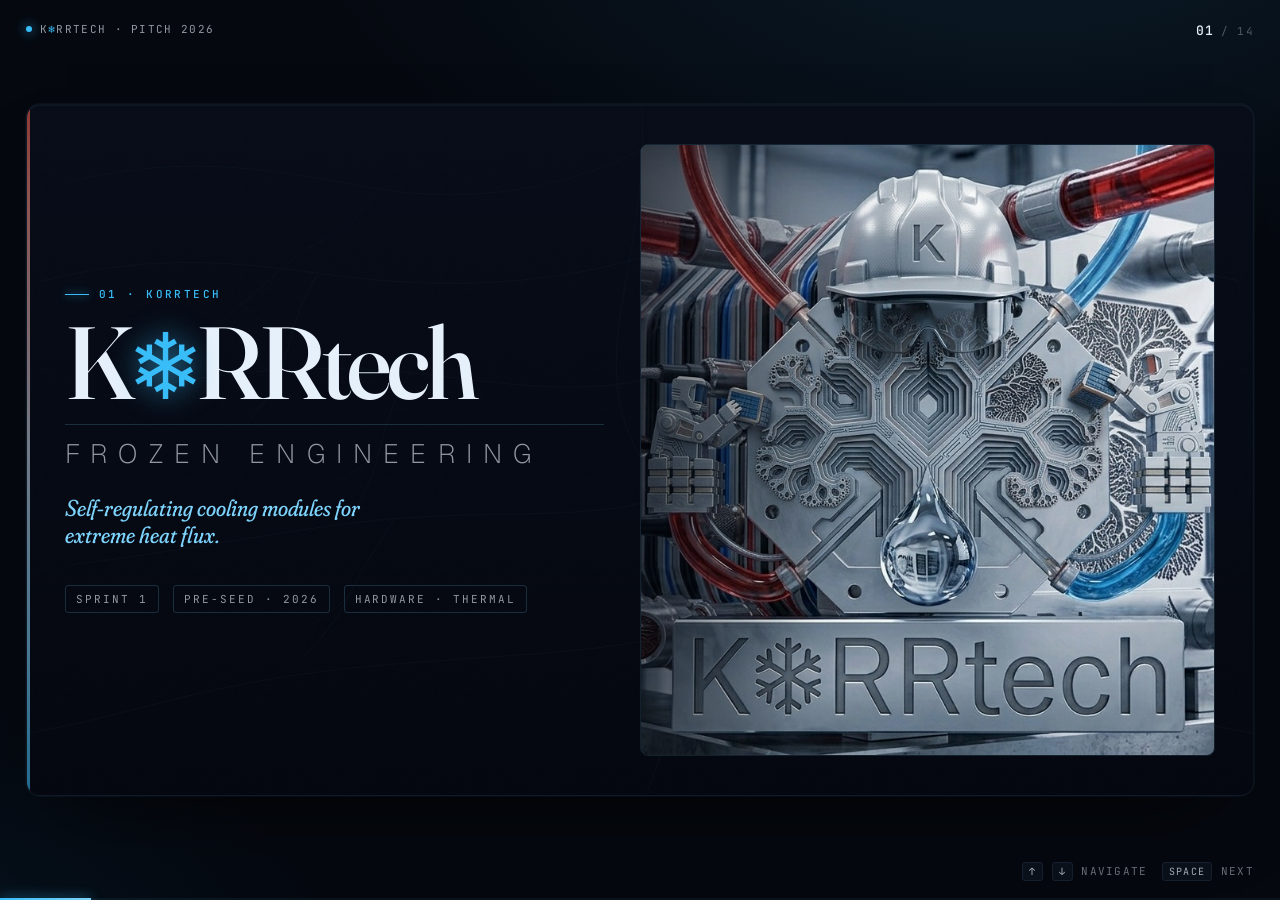
<file: index.html>
<!doctype html>
<html lang="en">
<head>
<meta charset="utf-8" />
<meta name="viewport" content="width=device-width,initial-scale=1" />
<title>KORRtech — Self-regulating cooling for extreme heat flux</title>
<meta name="description" content="KORRtech designs bio-inspired, self-regulating cooling modules for lasers, defense electronics, power electronics, and AI infrastructure." />
<link rel="stylesheet" href="./styles.css" />
</head>
<body>

<!-- Shared SVG defs: biomimetic vein pattern + tiny icons -->
<svg width="0" height="0" style="position:absolute" aria-hidden="true">
  <defs>
    <symbol id="vein" viewBox="0 0 1600 900" preserveAspectRatio="xMidYMid slice">
      <g fill="none" stroke="#7DD3FC" stroke-width="0.6" stroke-linecap="round" stroke-linejoin="round">
        <path d="M800 -20 C 820 200, 720 320, 800 460 S 880 720, 800 920" />
        <path d="M800 60 C 700 110, 580 130, 460 110 S 220 60, 60 100" />
        <path d="M800 60 C 900 110, 1020 130, 1140 110 S 1380 60, 1540 100" />
        <path d="M800 200 C 660 240, 520 240, 380 220 S 140 200, 20 230" />
        <path d="M800 200 C 940 240, 1080 240, 1220 220 S 1460 200, 1580 230" />
        <path d="M800 360 C 700 380, 600 360, 500 350 S 280 340, 100 380" />
        <path d="M800 360 C 900 380, 1000 360, 1100 350 S 1320 340, 1500 380" />
        <path d="M800 520 C 720 540, 600 530, 480 540 S 220 580, 60 600" />
        <path d="M800 520 C 880 540, 1000 530, 1120 540 S 1380 580, 1540 600" />
        <path d="M800 700 C 700 720, 540 720, 380 740 S 120 800, 0 820" />
        <path d="M800 700 C 900 720, 1060 720, 1220 740 S 1480 800, 1600 820" />

        <!-- Branchlets -->
        <path d="M460 110 C 440 140, 420 160, 380 180 S 320 230, 280 260" />
        <path d="M1140 110 C 1160 140, 1180 160, 1220 180 S 1280 230, 1320 260" />
        <path d="M380 220 C 360 250, 350 280, 340 320 S 320 380, 290 410" />
        <path d="M1220 220 C 1240 250, 1250 280, 1260 320 S 1280 380, 1310 410" />
        <path d="M500 350 C 480 380, 470 410, 460 450 S 440 510, 420 540" />
        <path d="M1100 350 C 1120 380, 1130 410, 1140 450 S 1160 510, 1180 540" />
        <path d="M480 540 C 460 570, 440 600, 420 640 S 380 700, 360 720" />
        <path d="M1120 540 C 1140 570, 1160 600, 1180 640 S 1220 700, 1240 720" />

        <!-- Capillaries -->
        <path d="M280 260 C 260 280, 240 290, 220 305" stroke-width="0.4" />
        <path d="M280 260 C 300 280, 320 290, 340 305" stroke-width="0.4" />
        <path d="M1320 260 C 1300 280, 1280 290, 1260 305" stroke-width="0.4" />
        <path d="M1320 260 C 1340 280, 1360 290, 1380 305" stroke-width="0.4" />
        <path d="M340 320 C 320 340, 305 350, 290 360" stroke-width="0.4" />
        <path d="M1260 320 C 1280 340, 1295 350, 1310 360" stroke-width="0.4" />
        <path d="M460 450 C 440 470, 425 480, 410 490" stroke-width="0.4" />
        <path d="M1140 450 C 1160 470, 1175 480, 1190 490" stroke-width="0.4" />
        <path d="M420 640 C 400 660, 385 670, 370 680" stroke-width="0.4" />
        <path d="M1180 640 C 1200 660, 1215 670, 1230 680" stroke-width="0.4" />
      </g>
    </symbol>

    <!-- Tiny nature icons -->
    <symbol id="ic-leaf" viewBox="0 0 24 24" fill="none" stroke="currentColor" stroke-width="1.2"><path d="M3 21c0-9 7-16 18-18-1 11-8 18-18 18Z"/><path d="M3 21 14 10"/></symbol>
    <symbol id="ic-blood" viewBox="0 0 24 24" fill="none" stroke="currentColor" stroke-width="1.2"><path d="M12 3c4 6 6 9 6 12a6 6 0 1 1-12 0c0-3 2-6 6-12Z"/></symbol>
    <symbol id="ic-lung" viewBox="0 0 24 24" fill="none" stroke="currentColor" stroke-width="1.2"><path d="M12 4v9"/><path d="M12 13c-2 0-5 1-6 4-1 3 0 4 2 4s4-2 4-4"/><path d="M12 13c2 0 5 1 6 4 1 3 0 4-2 4s-4-2-4-4"/></symbol>
    <symbol id="ic-nerve" viewBox="0 0 24 24" fill="none" stroke="currentColor" stroke-width="1.2"><circle cx="12" cy="12" r="2.5"/><path d="M12 4v3"/><path d="M12 17v3"/><path d="M4 12h3"/><path d="M17 12h3"/><path d="M6.5 6.5 9 9"/><path d="M15 15l2.5 2.5"/><path d="M6.5 17.5 9 15"/><path d="M15 9l2.5-2.5"/></symbol>
    <symbol id="ic-drop" viewBox="0 0 24 24" fill="none" stroke="currentColor" stroke-width="1.2"><path d="M12 3c4 5 6 9 6 12a6 6 0 1 1-12 0c0-3 2-7 6-12Z"/><path d="M9 14a3 3 0 0 0 3 3"/></symbol>

    <!-- Arrow used in shift rows -->
    <symbol id="ic-flow" viewBox="0 0 64 16">
      <path d="M0 8 H 56" fill="none" stroke="#38BDF8" stroke-width="1" stroke-dasharray="2 4"/>
      <path d="M50 3 L 60 8 L 50 13" fill="none" stroke="#38BDF8" stroke-width="1.2"/>
      <circle cx="4" cy="8" r="2" fill="#38BDF8"/>
    </symbol>
  </defs>
</svg>

<!-- Persistent UI -->
<div class="chrome" aria-hidden="true">
  <div class="chrome__brand">
    <span class="dot"></span>
    <span>K<span style="color:#38BDF8">❄</span>RRTECH · PITCH 2026</span>
  </div>
  <div class="chrome__counter">
    <span class="now" data-counter-now>01</span>
    <span class="of">/ 14</span>
  </div>
  <div class="chrome__hint">
    <span><kbd>↑</kbd> <kbd>↓</kbd> Navigate</span>
    <span><kbd>Space</kbd> Next</span>
  </div>
  <div class="chrome__progress"><div class="fill" data-progress></div></div>
</div>

<main class="deck" id="deck">

<!-- ========== 01 · COVER ========== -->
<section id="s01" class="slide s-cover" aria-label="Cover">
  <div class="slide__inner">
    <svg class="vein-bg" aria-hidden="true"><use href="#vein"/></svg>
    <div class="slide__content">
      <div class="s-cover__left">
        <div class="eyebrow">01 · KORRtech</div>
        <h1 class="s-cover__brand">
          K<span class="snow">❄</span>RRtech
          <span class="suffix">Frozen Engineering</span>
        </h1>
        <p class="s-cover__tag">Self-regulating cooling modules for extreme heat flux.</p>
        <div class="s-cover__meta">
          <span>Sprint 1</span>
          <span>Pre-seed · 2026</span>
          <span>Hardware · Thermal</span>
        </div>
      </div>
      <div class="s-cover__right" aria-hidden="true">
        <img src="./assets/korrtech-hero.jpeg" alt="KORRtech cooling module: biomimetic snowflake center, blue and red coolant pipes, industrial backdrop." />
      </div>
    </div>
  </div>
</section>

<!-- ========== 02 · PROBLEM ========== -->
<section id="s02" class="slide s-problem" aria-label="The Problem">
  <div class="slide__inner">
    <svg class="vein-bg" aria-hidden="true"><use href="#vein"/></svg>
    <div class="slide__content">
      <div class="s-problem__left">
        <div class="eyebrow">02 · The Problem</div>
        <h2 class="h-display">Heat is hitting a <em>local wall.</em></h2>
        <p class="lead">Conventional cold plates are still mostly passive plumbing. The bottleneck is no longer total wattage — it is local hotspots, transient loads, dry-out, fouling, and flow imbalance. Failures cascade into throttling, shorter lifetime, oversized systems, and expensive downtime.</p>
        <div class="pull">Future systems need cooling that behaves more like a&nbsp;living transport network.</div>
      </div>
      <div class="s-problem__stats">
        <div class="panel">
          <div class="panel__label">Hotspot flux</div>
          <div class="stat__value">600<span class="stat__unit">W/cm²</span></div>
          <div class="stat__label">where today's plates plateau</div>
        </div>
        <div class="panel --ember">
          <div class="panel__label">Failure modes</div>
          <div class="stat__value">5+</div>
          <div class="stat__label">dry-out · clogging · fouling · pump drift · imbalance</div>
        </div>
        <div class="panel">
          <div class="panel__label">Throttling</div>
          <div class="stat__value">−30<span class="stat__unit">%</span></div>
          <div class="stat__label">peak performance lost when limits are crossed</div>
        </div>
        <div class="panel">
          <div class="panel__label">System cost</div>
          <div class="stat__value">2–4×</div>
          <div class="stat__label">over-provisioned thermal mass to mask hotspots</div>
        </div>
      </div>
    </div>
  </div>
</section>

<!-- ========== 03 · WHY NOW ========== -->
<section id="s03" class="slide s-why" aria-label="Why Now">
  <div class="slide__inner">
    <svg class="vein-bg" aria-hidden="true"><use href="#vein"/></svg>
    <div class="slide__content">
      <header>
        <div class="eyebrow">03 · Why Now</div>
        <h2 class="h-section">The market is moving from cooling <em>hardware</em> to thermal-performance <em>infrastructure</em>.</h2>
        <p class="lead">AI accelerators, lasers, power electronics, and defense systems are pushing past the cold-plate era. Liquid cooling is already adopted — the next layer is intelligence and architecture.</p>
      </header>
      <div class="shifts">
        <div class="shift">
          <div class="shift__from">Cooling as a passive component</div>
          <div class="shift__arrow"><svg><use href="#ic-flow"/></svg></div>
          <div class="shift__to"><em>Thermal-performance infrastructure</em></div>
        </div>
        <div class="shift">
          <div class="shift__from">Static cold plates &amp; bulk plumbing</div>
          <div class="shift__arrow"><svg><use href="#ic-flow"/></svg></div>
          <div class="shift__to"><em>Adaptive, biomimetic flow networks</em></div>
        </div>
        <div class="shift">
          <div class="shift__from">Reactive sensors &amp; alarms</div>
          <div class="shift__arrow"><svg><use href="#ic-flow"/></svg></div>
          <div class="shift__to"><em>Predictive diagnostics inside the loop</em></div>
        </div>
        <div class="shift">
          <div class="shift__from">Customers tolerating margin loss</div>
          <div class="shift__arrow"><svg><use href="#ic-flow"/></svg></div>
          <div class="shift__to"><em>Customers paying for unlocked performance</em></div>
        </div>
      </div>
    </div>
  </div>
</section>

<!-- ========== 04 · INSIGHT ========== -->
<section id="s04" class="slide s-insight" aria-label="The Insight">
  <div class="slide__inner">
    <svg class="vein-bg --strong" aria-hidden="true"><use href="#vein"/></svg>
    <div class="slide__content">
      <div>
        <div class="eyebrow">04 · The Insight</div>
        <h2 class="h-display">Nature solved compact thermal-fluid transport <em>before engineering did.</em></h2>
        <p class="lead">Biology has been balancing flow, exchange, and feedback in tight envelopes for hundreds of millions of years. We translate that logic into manufacturable geometry.</p>
        <div class="pull">We copy biological transport <strong>logic</strong>, not decorative shapes.</div>
      </div>
      <div class="nature" role="table" aria-label="Biological inspiration mapped to cooling functions">
        <div class="nature__row" role="row">
          <svg aria-hidden="true"><use href="#ic-leaf"/></svg>
          <div class="nature__src">Leaf veins</div>
          <div class="nature__fn">Flat flow distribution</div>
        </div>
        <div class="nature__row" role="row">
          <svg aria-hidden="true"><use href="#ic-blood"/></svg>
          <div class="nature__src">Blood vessels</div>
          <div class="nature__fn">Low-pressure branching</div>
        </div>
        <div class="nature__row" role="row">
          <svg aria-hidden="true"><use href="#ic-lung"/></svg>
          <div class="nature__src">Lungs</div>
          <div class="nature__fn">Compact exchange surface</div>
        </div>
        <div class="nature__row" role="row">
          <svg aria-hidden="true"><use href="#ic-nerve"/></svg>
          <div class="nature__src">Nervous system</div>
          <div class="nature__fn">Sensing &amp; feedback</div>
        </div>
        <div class="nature__row" role="row">
          <svg aria-hidden="true"><use href="#ic-drop"/></svg>
          <div class="nature__src">Sweat &amp; evaporation</div>
          <div class="nature__fn">Phase-change cooling</div>
        </div>
      </div>
    </div>
  </div>
</section>

<!-- ========== 05 · SOLUTION ========== -->
<section id="s05" class="slide s-solution" aria-label="The Solution">
  <div class="slide__inner">
    <div class="slide__content">
      <header>
        <div class="eyebrow">05 · The Solution</div>
        <h2 class="h-section">A biomimetic flow architecture, packaged as a self-regulating module.</h2>
      </header>
      <div class="hex-cluster">
        <div class="panel">
          <div class="panel__label">01 · Geometry</div>
          <div class="panel__title">Biomimetic flow paths</div>
          <div class="panel__body">Branching channels that distribute coolant the way leaves distribute water — minimizing dead zones and pressure spikes.</div>
        </div>
        <div class="panel">
          <div class="panel__label">02 · Working fluid</div>
          <div class="panel__title">Dielectric two-phase loop</div>
          <div class="panel__body">Latent-heat cooling for high local flux without electrical risk near silicon and optics.</div>
        </div>
        <div class="panel">
          <div class="panel__label">03 · Heat rejection</div>
          <div class="panel__title">Compact condenser</div>
          <div class="panel__body">High-density rejection in the same envelope, enabling drop-in replacement of legacy cold plates.</div>
        </div>
        <div class="panel">
          <div class="panel__label">04 · Stability</div>
          <div class="panel__title">Passive-first regulation</div>
          <div class="panel__body">Geometry-driven flow balancing under transient loads — no controller in the critical path.</div>
        </div>
        <div class="panel">
          <div class="panel__label">05 · Intelligence</div>
          <div class="panel__title">Embedded sensing</div>
          <div class="panel__body">Pressure, flow, and temperature signatures fused into early-warning diagnostics for dry-out and fouling.</div>
        </div>
        <div class="panel">
          <div class="panel__label">06 · Manufacturing</div>
          <div class="panel__title">Selective 3D printing</div>
          <div class="panel__body">Internal geometries that conventional machining cannot reach, with controlled surface chemistry and leak-tight assembly.</div>
        </div>
      </div>
      <div class="outcome">
        <span>2× hotspot capacity</span>
        <span>10–20 °C cooler operation</span>
        <span>25–40% lower thermal resistance</span>
        <span>no increase in pumping load</span>
      </div>
    </div>
  </div>
</section>

<!-- ========== 06 · WEDGE ========== -->
<section id="s06" class="slide s-wedge" aria-label="Product Wedge">
  <div class="slide__inner">
    <svg class="vein-bg" aria-hidden="true"><use href="#vein"/></svg>
    <div class="slide__content">
      <div class="s-wedge__img">
        <img src="./assets/korrtex.jpeg" alt="KORRtex copper cold plate with biomimetic branching channel pattern." />
        <div class="s-wedge__caption">K<span style="color:#38BDF8">❄</span>RRtex · prototype envelope</div>
      </div>
      <div>
        <div class="eyebrow">06 · Product Wedge</div>
        <h2 class="h-display">We start where <em>performance</em> matters more than cost.</h2>
        <p class="lead">High-intensity laser systems, defense electronics, and advanced power electronics — environments where the cooling module unlocks system performance, and a thermal failure is more expensive than the module itself.</p>
        <ul class="bullets">
          <li>Heat flux already past commercial cold-plate limits.</li>
          <li>Compactness is a hard constraint, not a wish.</li>
          <li>Thermal failures are mission-critical, not nuisance-grade.</li>
          <li>Customers already pay for custom thermal solutions.</li>
          <li>Lower production volumes match early manufacturing.</li>
          <li>Team credibility from high-intensity laser thermal systems.</li>
        </ul>
      </div>
    </div>
  </div>
</section>

<!-- ========== 07 · PERFORMANCE ========== -->
<section id="s07" class="slide s-perf" aria-label="Performance Targets">
  <div class="slide__inner">
    <svg class="vein-bg" aria-hidden="true"><use href="#vein"/></svg>
    <div class="slide__content">
      <header>
        <div class="eyebrow">07 · Quantified Performance Target</div>
        <h2 class="h-section">From MVP demonstrator to validated module.</h2>
        <p class="lead">Targets are versus a comparable commercial cold plate at the same envelope. Bars below show the MVP fill; the ember tick marks the strong target.</p>
      </header>
      <div class="perf-grid">
        <div class="perf__head">
          <span>Metric</span>
          <span>MVP target ▸ Strong</span>
          <span class="right">MVP</span>
          <span class="right">Strong</span>
        </div>
        <div class="perf">
          <div class="perf__metric">Hotspot reduction</div>
          <div class="perf__bar">
            <div class="perf__fill" style="--mvp:.5"></div>
            <div class="perf__strong" style="--strong:1"></div>
          </div>
          <div class="perf__value">&gt; 10 °C</div>
          <div class="perf__value --strong">&gt; 20 °C</div>
        </div>
        <div class="perf">
          <div class="perf__metric">Heat-flux handling</div>
          <div class="perf__bar">
            <div class="perf__fill" style="--mvp:.6"></div>
            <div class="perf__strong" style="--strong:.8"></div>
          </div>
          <div class="perf__value">1.5×</div>
          <div class="perf__value --strong">2×</div>
        </div>
        <div class="perf">
          <div class="perf__metric">Thermal resistance</div>
          <div class="perf__bar">
            <div class="perf__fill" style="--mvp:.55"></div>
            <div class="perf__strong" style="--strong:.85"></div>
          </div>
          <div class="perf__value">−25–30%</div>
          <div class="perf__value --strong">−40%+</div>
        </div>
        <div class="perf">
          <div class="perf__metric">Pressure drop</div>
          <div class="perf__bar">
            <div class="perf__fill" style="--mvp:.4"></div>
            <div class="perf__strong" style="--strong:.7"></div>
          </div>
          <div class="perf__value">≈ baseline</div>
          <div class="perf__value --strong">−30–50%</div>
        </div>
        <div class="perf">
          <div class="perf__metric">Module volume</div>
          <div class="perf__bar">
            <div class="perf__fill" style="--mvp:.3"></div>
            <div class="perf__strong" style="--strong:.65"></div>
          </div>
          <div class="perf__value">−20%</div>
          <div class="perf__value --strong">−50%</div>
        </div>
      </div>
    </div>
  </div>
</section>

<!-- ========== 08 · DEFENSIBILITY ========== -->
<section id="s08" class="slide s-moat" aria-label="Defensibility">
  <div class="slide__inner">
    <svg class="vein-bg" aria-hidden="true"><use href="#vein"/></svg>
    <div class="slide__content">
      <header>
        <div class="eyebrow">08 · Defensibility</div>
        <h2 class="h-section">The moat is layered. No single layer is the moat.</h2>
      </header>
      <div class="moat-grid">
        <div class="panel">
          <div class="panel__label">Geometry IP</div>
          <div class="panel__title">Biomimetic flow paths, condenser structures, hotspot-routing architectures.</div>
          <div class="panel__body">Patentable structures rooted in fluid-mechanics, not aesthetics — defensible against shape-knockoffs.</div>
        </div>
        <div class="panel">
          <div class="panel__label">Manufacturing know-how</div>
          <div class="panel__title">3D printing, post-processing, internal surface control, leak-tight assembly.</div>
          <div class="panel__body">Process tribal knowledge that is slow and expensive to replicate, even with the same printer.</div>
        </div>
        <div class="panel">
          <div class="panel__label">Thermal-fluid data</div>
          <div class="panel__title">Geometry → flow regime → ΔP → performance → failure signatures.</div>
          <div class="panel__body">Proprietary dataset that compounds with every customer pilot.</div>
        </div>
        <div class="panel">
          <div class="panel__label">Control algorithms</div>
          <div class="panel__title">Early detection of dry-out, clogging, fouling, pump degradation, flow imbalance.</div>
          <div class="panel__body">Predictive layer that turns sensors into operational reliability.</div>
        </div>
        <div class="panel">
          <div class="panel__label">Qualification data</div>
          <div class="panel__title">Thermal cycling, pressure cycling, coolant compatibility, long-duration reliability.</div>
          <div class="panel__body">The currency of defense and aerospace adoption — measured in months, not days.</div>
        </div>
      </div>
      <div class="moat-formula">moat = <b>geometry</b> + <b>manufacturing</b> + <b>thermal-fluid data</b> + <b>diagnostics</b> + <b>reliability</b></div>
    </div>
  </div>
</section>

<!-- ========== 09 · ROADMAP ========== -->
<section id="s09" class="slide s-road" aria-label="MVP Roadmap">
  <div class="slide__inner">
    <svg class="vein-bg" aria-hidden="true"><use href="#vein"/></svg>
    <div class="slide__content">
      <header>
        <div class="eyebrow">09 · MVP Roadmap</div>
        <h2 class="h-section">From benchtop demonstrator to qualified, paid module.</h2>
      </header>
      <div class="road">
        <div class="phase">
          <div class="phase__time">Phase 1 · 0–3 months</div>
          <div class="phase__node"></div>
          <div class="phase__title">Benchtop demonstrator</div>
          <ul class="phase__list">
            <li>Printed biomimetic cooling structure.</li>
            <li>Controlled hotspot heater rig.</li>
            <li>Pressure, flow, and temperature instrumentation.</li>
            <li>Head-to-head benchmark vs commercial cold plate.</li>
            <li>Tech-readiness brief for first design partners.</li>
          </ul>
        </div>
        <div class="phase">
          <div class="phase__time">Phase 2 · 3–9 months</div>
          <div class="phase__node"></div>
          <div class="phase__title">Paid pilot &amp; diagnostics MVP</div>
          <ul class="phase__list">
            <li>Custom module for first laser / defense partner.</li>
            <li>NRE + paid pilot integration into customer system.</li>
            <li>Sensor-fused diagnostics MVP — dry-out &amp; fouling alerts.</li>
            <li>Reliability run: thermal &amp; pressure cycling at spec.</li>
            <li>Second design partner under LOI.</li>
          </ul>
        </div>
        <div class="phase">
          <div class="phase__time">Phase 3 · 9–18 months</div>
          <div class="phase__node"></div>
          <div class="phase__title">Productized module</div>
          <ul class="phase__list">
            <li>Repeatable module SKU with documented performance band.</li>
            <li>Two qualified customers, third in pilot.</li>
            <li>Diagnostics software released as paid layer.</li>
            <li>Manufacturing partner secured for low-volume runs.</li>
            <li>Series A datapack assembled.</li>
          </ul>
        </div>
      </div>
    </div>
  </div>
</section>

<!-- ========== 10 · COMPETITIVE LANDSCAPE ========== -->
<section id="s10" class="slide s-comp" aria-label="Competitive Landscape">
  <div class="slide__inner">
    <svg class="vein-bg" aria-hidden="true"><use href="#vein"/></svg>
    <div class="slide__content">
      <header>
        <div class="eyebrow">10 · Competitive Landscape</div>
        <h2 class="h-section">Five lanes. We open a sixth.</h2>
      </header>
      <div class="lanes">
        <div class="lane__head">
          <span>Segment · Players</span>
          <span>What they do well</span>
          <span>Our opening</span>
        </div>
        <div class="lane">
          <div class="lane__name">
            <span class="lane__pill">Scaled cold-plate</span>
            <span class="lane__co">Boyd · CoolIT</span>
          </div>
          <div class="lane__strength">High-volume manufacturing, qualification, hyperscaler trust. Boyd has shipped 5M+ liquid cold plates for AI &amp; data-center customers.<sup>1</sup></div>
          <div class="lane__gap">Strong on proven liquid cooling — weak on extreme local hotspots, adaptive flow, and biomimetic / two-phase architectures.</div>
        </div>
        <div class="lane">
          <div class="lane__name">
            <span class="lane__pill">Advanced 3D plates</span>
            <span class="lane__co">Frore LiquidJet</span>
          </div>
          <div class="lane__strength">High-performance direct-to-chip plates: 600 W/cm² hotspot cooling, 50% higher kW/LPM, 4× lower ΔP.<sup>2</sup></div>
          <div class="lane__gap">Excellent plate physics. Our wedge is the full thermal-fluid module — dielectric two-phase loop, condenser, sensing, regulation.</div>
        </div>
        <div class="lane">
          <div class="lane__name">
            <span class="lane__pill">In-chip microfluidics</span>
            <span class="lane__co">Corintis · Microsoft</span>
          </div>
          <div class="lane__strength">Coolant inside silicon — Microsoft reports up to 3× better heat removal vs cold plates.<sup>3</sup></div>
          <div class="lane__gap">Powerful but tied to chip / package redesign. We win module-level, near-chip, with no silicon retape.</div>
        </div>
        <div class="lane">
          <div class="lane__name">
            <span class="lane__pill">Two-phase dielectric</span>
            <span class="lane__co">ZutaCore · LiquidStack</span>
          </div>
          <div class="lane__strength">Waterless two-phase direct-to-chip cooling positioned for AI &amp; HPC density.<sup>4</sup></div>
          <div class="lane__gap">They sell full data-center systems. We sell compact extreme-flux modules with biomimetic condenser + smart flow regime.</div>
        </div>
        <div class="lane">
          <div class="lane__name">
            <span class="lane__pill">Immersion / facility</span>
            <span class="lane__co">CDU &amp; rack infrastructure</span>
          </div>
          <div class="lane__strength">Facility-level efficiency, rack integration, operational scale.</div>
          <div class="lane__gap">Less focus on component-level hotspot architecture and local thermal instability — exactly where we live.</div>
        </div>
      </div>
    </div>
  </div>
</section>

<!-- ========== 11 · QUANTIFIED EDGE ========== -->
<section id="s11" class="slide s-edge" aria-label="Quantified Edge">
  <div class="slide__inner">
    <svg class="vein-bg" aria-hidden="true"><use href="#vein"/></svg>
    <div class="slide__content">
      <header>
        <div class="eyebrow">11 · Quantified Edge</div>
        <h2 class="h-section">We are honest about where we don't compete — and sharp about where we do.</h2>
      </header>
      <div class="edge-grid">
        <article class="edge-card">
          <div class="edge-card__seg">vs Boyd / CoolIT</div>
          <div class="edge-card__their">
            <h4>Their advantage</h4>
            <p>Scale, reliability, qualification — 5M+ cold plates shipped.</p>
          </div>
          <div class="edge-card__div"></div>
          <div class="edge-card__ours">
            <h4>Our edge</h4>
            <p>Win on extreme cases: 25–40% lower thermal resistance, 10–20 °C hotspot drop, predictive diagnostics.</p>
          </div>
        </article>

        <article class="edge-card">
          <div class="edge-card__seg">vs Frore LiquidJet</div>
          <div class="edge-card__their">
            <h4>Their advantage</h4>
            <p>State-of-art cold plate: 600 W/cm², 50% higher kW/LPM, 4× lower ΔP.</p>
          </div>
          <div class="edge-card__div"></div>
          <div class="edge-card__ours">
            <h4>Our edge</h4>
            <p>Compete one layer up: full module with dielectric loop, condenser, sensing, and failure prediction.</p>
          </div>
        </article>

        <article class="edge-card">
          <div class="edge-card__seg">vs Corintis / MSFT</div>
          <div class="edge-card__their">
            <h4>Their advantage</h4>
            <p>Coolant inside silicon — up to 3× better heat removal than cold plates.</p>
          </div>
          <div class="edge-card__div"></div>
          <div class="edge-card__ours">
            <h4>Our edge</h4>
            <p>No chip redesign. Module-level integration, faster pilots in lasers and advanced electronics.</p>
          </div>
        </article>

        <article class="edge-card">
          <div class="edge-card__seg">vs ZutaCore</div>
          <div class="edge-card__their">
            <h4>Their advantage</h4>
            <p>Waterless two-phase direct-to-chip cooling at data-center scale.</p>
          </div>
          <div class="edge-card__div"></div>
          <div class="edge-card__ours">
            <h4>Our edge</h4>
            <p>Compact extreme-hotspot module — application-specific, 20–40% smaller envelope.</p>
          </div>
        </article>

        <article class="edge-card">
          <div class="edge-card__seg">vs Immersion</div>
          <div class="edge-card__their">
            <h4>Their advantage</h4>
            <p>Facility-level density and water reduction at rack scale.</p>
          </div>
          <div class="edge-card__div"></div>
          <div class="edge-card__ours">
            <h4>Our edge</h4>
            <p>Drop-in component cooling — localized hotspot removal, minimal retrofit burden.</p>
          </div>
        </article>
      </div>
    </div>
  </div>
</section>

<!-- ========== 12 · ADVANTAGE / SPEC SHEET ========== -->
<section id="s12" class="slide s-spec" aria-label="Advantage versus conventional">
  <div class="slide__inner">
    <svg class="vein-bg" aria-hidden="true"><use href="#vein"/></svg>
    <div class="slide__content">
      <header>
        <div class="eyebrow">12 · Advantage</div>
        <h2 class="h-section">Spec-sheet view: K<span style="color:var(--cryo)">❄</span>RRtech versus a comparable cold plate.</h2>
      </header>
      <div class="spec">
        <div class="spec__head">
          <span>Metric</span>
          <span>Conventional cold plate</span>
          <span>K<span style="color:#38BDF8">❄</span>RRtech target</span>
          <span>Quantified advantage</span>
        </div>
        <div class="spec__row">
          <div class="spec__metric">Hotspot temperature</div>
          <div class="spec__conv">baseline</div>
          <div class="spec__ours">−10 to −20 °C</div>
          <div class="spec__delta">meaningful performance unlock</div>
        </div>
        <div class="spec__row">
          <div class="spec__metric">Heat-flux handling</div>
          <div class="spec__conv">~200–300 W/cm²</div>
          <div class="spec__ours">400–600 W/cm²</div>
          <div class="spec__delta">1.5–2×</div>
        </div>
        <div class="spec__row">
          <div class="spec__metric">Thermal resistance</div>
          <div class="spec__conv">baseline</div>
          <div class="spec__ours">−25 to −40%</div>
          <div class="spec__delta">25–40% improvement</div>
        </div>
        <div class="spec__row">
          <div class="spec__metric">Pressure drop</div>
          <div class="spec__conv">baseline</div>
          <div class="spec__ours">equal or −30%</div>
          <div class="spec__delta">0–30% lower ΔP</div>
        </div>
        <div class="spec__row">
          <div class="spec__metric">Pumping energy</div>
          <div class="spec__conv">baseline</div>
          <div class="spec__ours">−10 to −30%</div>
          <div class="spec__delta">tracks ΔP reduction</div>
        </div>
        <div class="spec__row">
          <div class="spec__metric">Module volume</div>
          <div class="spec__conv">baseline</div>
          <div class="spec__ours">−20 to −40%</div>
          <div class="spec__delta">compactness advantage</div>
        </div>
        <div class="spec__row">
          <div class="spec__metric">Reliability intelligence</div>
          <div class="spec__conv">sensors &amp; alarms</div>
          <div class="spec__ours">predictive failure model</div>
          <div class="spec__delta">operational advantage</div>
        </div>
      </div>
    </div>
  </div>
</section>

<!-- ========== 13 · BUSINESS MODEL ========== -->
<section id="s13" class="slide s-biz" aria-label="Business Model and Beachhead">
  <div class="slide__inner">
    <svg class="vein-bg" aria-hidden="true"><use href="#vein"/></svg>
    <div class="slide__content">
      <header>
        <div class="eyebrow">13 · Business Model + Beachhead</div>
        <h2 class="h-section">Land in lasers. Expand into defense. Productize for AI infrastructure.</h2>
      </header>
      <div class="funnel">
        <div class="funnel__head">
          <span>Stage</span>
          <span>Phase</span>
          <span>Customer</span>
          <span>Offer</span>
          <span>Revenue model</span>
        </div>
        <div class="stage --active">
          <div class="stage__num">01 · Now</div>
          <div class="stage__phase">Beachhead</div>
          <div class="stage__cust">High-intensity laser OEMs &amp; integrators</div>
          <div class="stage__offer">Custom self-regulating cooling module</div>
          <div class="stage__rev">Paid pilot + NRE</div>
        </div>
        <div class="stage">
          <div class="stage__num">02 · 9–18 mo</div>
          <div class="stage__phase">Early scale</div>
          <div class="stage__cust">Defense electronics &amp; power electronics</div>
          <div class="stage__offer">Qualified module adapted per system</div>
          <div class="stage__rev">Module sales + integration fee</div>
        </div>
        <div class="stage">
          <div class="stage__num">03 · 18–36 mo</div>
          <div class="stage__phase">Platform</div>
          <div class="stage__cust">AI accelerator test systems &amp; advanced electronics</div>
          <div class="stage__offer">Repeatable thermal-fluid architecture</div>
          <div class="stage__rev">Productized module + diagnostics SaaS</div>
        </div>
        <div class="stage">
          <div class="stage__num">04 · Long-term</div>
          <div class="stage__phase">Infrastructure</div>
          <div class="stage__cust">AI infrastructure &amp; data centers</div>
          <div class="stage__offer">Extreme-hotspot cooling layer</div>
          <div class="stage__rev">OEM licensing + volume supply</div>
        </div>
      </div>
    </div>
  </div>
</section>

<!-- ========== 14 · VISION CLOSE ========== -->
<section id="s14" class="slide s-close" aria-label="Vision">
  <div class="slide__inner">
    <div class="slide__content">
      <div class="s-close__mark">K<span style="color:#38BDF8">❄</span>RRtech · 2026</div>
      <h2 class="s-close__line">Cool the next decade of <em>compute.</em></h2>
      <p class="s-close__sub">Bio-inspired thermal-fluid architecture for the systems that hit the wall first — lasers, defense electronics, and the AI infrastructure right behind them.</p>
      <div class="s-close__contact">
        <span>nir.m@popai.health</span>
        <span class="sep">/</span>
        <span>korrtech.io</span>
        <span class="sep">/</span>
        <span>raising pre-seed</span>
      </div>
    </div>
  </div>
</section>

</main>

<script src="./deck.js"></script>
</body>
</html>
</file>
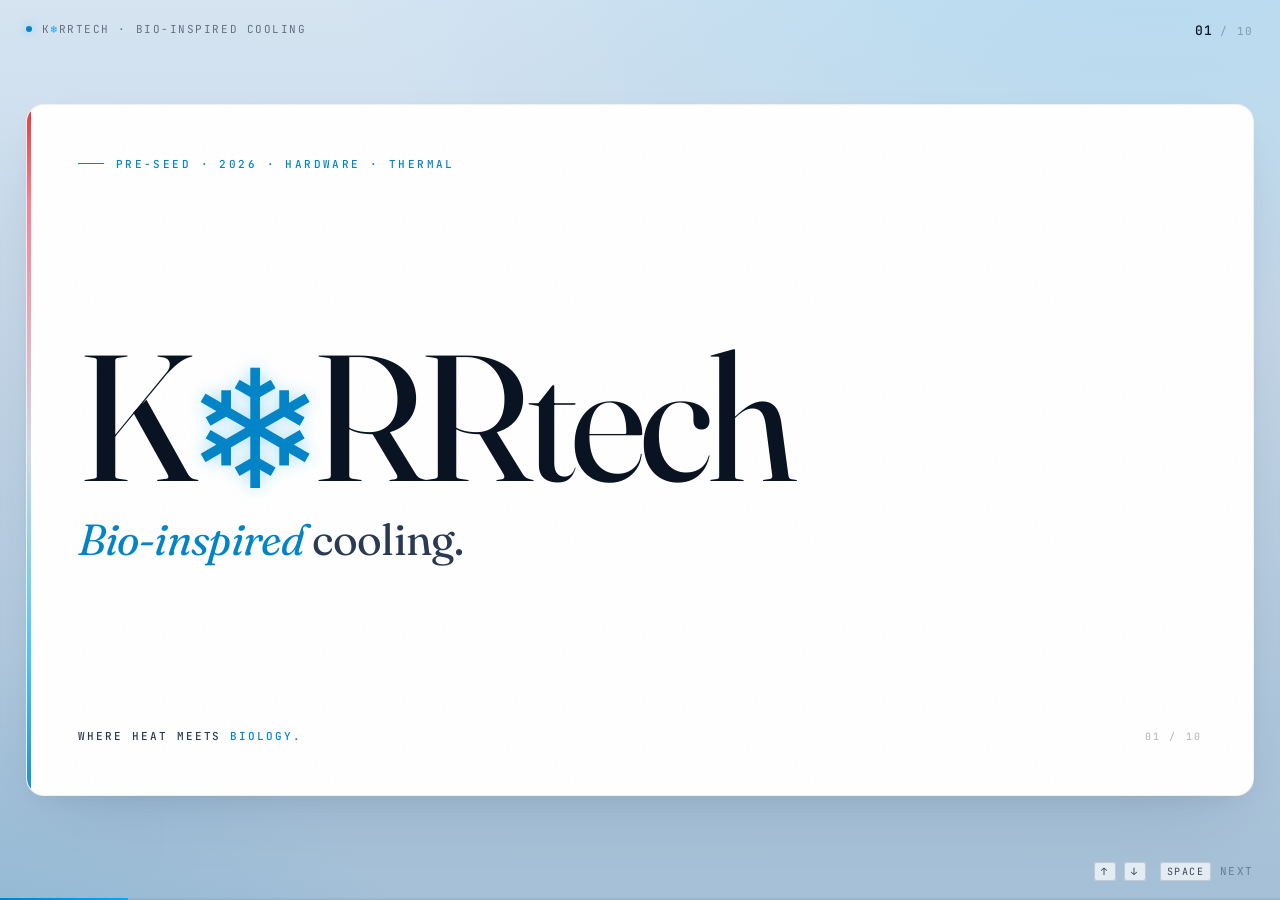
<file: pitch5/index.html>
<!doctype html>
<html lang="en">
<head>
<meta charset="utf-8" />
<meta name="viewport" content="width=device-width,initial-scale=1" />
<title>KORRtech · Bio-inspired cooling · 5-min pitch</title>
<meta name="description" content="KORRtech: bio-inspired cooling. Multiplying the heat-exchange surface area by 20× through biomimetic geometry and additive manufacturing." />
<link rel="stylesheet" href="./styles.css" />
<link rel="preload" as="image" href="../assets/korrtex.jpeg" />
<link rel="preload" as="image" href="../assets/korrdense-side.jpeg" />
</head>
<body>

<!-- Reusable icon symbols (slide 04 mapping) -->
<svg width="0" height="0" style="position:absolute" aria-hidden="true">
  <symbol id="ic-leaf" viewBox="0 0 24 24">
    <path d="M4 20 C 4 12, 10 4, 20 4 C 20 14, 12 20, 4 20 Z M 4 20 L 18 6" fill="none" stroke="currentColor" stroke-width="1.4" stroke-linecap="round" stroke-linejoin="round"/>
  </symbol>
  <symbol id="ic-blood" viewBox="0 0 24 24">
    <path d="M2 12 H 9 M 9 12 L 14 7 M 9 12 L 14 17 M 14 7 L 19 5 M 14 7 L 19 9 M 14 17 L 19 19 M 14 17 L 19 15" fill="none" stroke="currentColor" stroke-width="1.4" stroke-linecap="round" stroke-linejoin="round"/>
  </symbol>
  <symbol id="ic-lung" viewBox="0 0 24 24">
    <path d="M12 4 V 14 M 8 14 C 6 14, 4 12, 4 9 C 4 7, 5 6, 7 6 C 8 6, 9 6, 10 7 M 16 14 C 18 14, 20 12, 20 9 C 20 7, 19 6, 17 6 C 16 6, 15 6, 14 7 M 8 14 H 16 M 8 14 V 18 M 16 14 V 18" fill="none" stroke="currentColor" stroke-width="1.4" stroke-linecap="round" stroke-linejoin="round"/>
  </symbol>
  <symbol id="ic-nerve" viewBox="0 0 24 24">
    <circle cx="12" cy="12" r="2" fill="currentColor"/>
    <path d="M12 12 L 4 4 M 12 12 L 20 4 M 12 12 L 4 20 M 12 12 L 20 20" stroke="currentColor" stroke-width="1.4" stroke-linecap="round" fill="none"/>
  </symbol>
  <symbol id="ic-drop" viewBox="0 0 24 24">
    <path d="M12 3 C 8 9, 5 13, 5 16 A 7 7 0 0 0 19 16 C 19 13, 16 9, 12 3 Z" fill="none" stroke="currentColor" stroke-width="1.4" stroke-linejoin="round"/>
  </symbol>
</svg>

<div class="chrome" aria-hidden="true">
  <div class="chrome__brand">
    <span class="dot"></span>
    <span>K<span style="color:#0EA5E9">❄</span>RRTECH · BIO-INSPIRED COOLING</span>
  </div>
  <div class="chrome__counter">
    <span class="now" data-counter-now>01</span>
    <span class="of">/ 10</span>
  </div>
  <div class="chrome__hint">
    <span><kbd>↑</kbd> <kbd>↓</kbd></span>
    <span><kbd>Space</kbd> Next</span>
  </div>
  <div class="chrome__progress"><div class="fill" data-progress></div></div>
</div>

<main class="deck" id="deck">

<!-- ===================== 01 · TITLE ===================== -->
<section id="s01" class="slide s-title" aria-label="Title">
  <div class="slide__inner">
    <div class="slide__content">
      <header class="eyebrow">Pre-seed · 2026 · Hardware · Thermal</header>

      <div class="s-title__center">
        <div class="s-title__wm wm">
          K<span class="snow">❄</span>RRtech
        </div>
        <p class="s-title__tag"><em>Bio-inspired</em> cooling.</p>
      </div>

      <footer class="s-title__foot">
        <span class="kicker">Where heat meets <span class="accent">biology.</span></span>
        <span class="right">01 / 10</span>
      </footer>
    </div>
  </div>
</section>

<!-- ===================== 02 · PROBLEM ===================== -->
<section id="s02" class="slide s-problem" aria-label="The Problem">
  <div class="slide__inner">
    <div class="slide__content">
      <header class="eyebrow">02 · The problem</header>

      <h2 class="h-display">Heat is hitting a <em>local wall.</em></h2>

      <p class="lead">Conventional cold plates are still mostly passive plumbing. The bottleneck is no longer total wattage. It is <b>local hotspots</b>, transient loads, dry-out, fouling, and flow imbalance. Failures cascade into throttling, shorter lifetime, oversized systems, expensive downtime.</p>

      <div class="stat-quad">
        <div class="stat-quad__cell">
          <div class="stat-quad__num">400<span class="unit">W/cm²</span></div>
          <div class="stat-quad__sub">Hotspot flux where today's plates plateau.</div>
        </div>
        <div class="stat-quad__cell">
          <div class="stat-quad__num">−30<span class="unit">%</span></div>
          <div class="stat-quad__sub">Peak performance lost to throttling.</div>
        </div>
        <div class="stat-quad__cell">
          <div class="stat-quad__num">5<span class="unit">+</span></div>
          <div class="stat-quad__sub">Failure modes: dry-out, clog, foul, drift, imbalance.</div>
        </div>
        <div class="stat-quad__cell">
          <div class="stat-quad__num">2–4<span class="unit">×</span></div>
          <div class="stat-quad__sub">Over-provisioning to mask hotspots.</div>
        </div>
      </div>

      <span class="kicker">Future systems need cooling that behaves like a <span class="accent">living transport network.</span></span>
    </div>
  </div>
</section>

<!-- ===================== 03 · EQUATION (animated) ===================== -->
<section id="s03" class="slide s-equation" aria-label="The Equation">
  <div class="slide__inner">
    <div class="slide__content">
      <header class="eyebrow">03 · The equation</header>

      <div class="s-equation__center">
        <div class="eq eq--xl" aria-label="Q equals h times A times Delta T. The leverage variable is A">
          <span class="eq__cell">
            <span class="eq__var">Q</span>
            <span class="eq__lbl">heat removed</span>
          </span>
          <span class="eq__op">=</span>
          <span class="eq__cell">
            <span class="eq__var eq__var--h">h</span>
            <span class="eq__lbl">transfer coefficient</span>
          </span>
          <span class="eq__op">·</span>
          <span class="eq__cell">
            <span class="eq__var eq__var--A">A</span>
            <span class="eq__lbl">surface area</span>
          </span>
          <span class="eq__sub --cryo eq__sub--lit">× 20</span>
          <span class="eq__op">·</span>
          <span class="eq__cell">
            <span class="eq__var">ΔT</span>
            <span class="eq__lbl">temperature difference</span>
          </span>
        </div>
        <p class="s-equation__sub"><em>One equation</em> governs every cooling system on Earth.</p>
      </div>

      <footer class="s-equation__foot">
        <span class="kicker">Industry pushes <span class="ember">h</span>. We multiply <span class="accent">A</span>.</span>
        <span class="right">03 / 10</span>
      </footer>
    </div>
  </div>
</section>

<!-- ===================== 04 · EQUATION (animated, auto-fires on entry) ===================== -->
<section id="s04" class="slide s-equation s-equation--auto" aria-label="The Equation, animated">
  <div class="slide__inner">
    <div class="slide__content">
      <header class="eyebrow">04 · The equation</header>

      <div class="s-equation__center">
        <div class="eq eq--xl" aria-label="Q equals h times A times 20 times Delta T">
          <span class="eq__cell">
            <span class="eq__var">Q</span>
            <span class="eq__lbl">heat removed</span>
          </span>
          <span class="eq__op">=</span>
          <span class="eq__cell">
            <span class="eq__var eq__var--h">h</span>
            <span class="eq__lbl">transfer coefficient</span>
          </span>
          <span class="eq__op">·</span>
          <span class="eq__cell">
            <span class="eq__var eq__var--A">A</span>
            <span class="eq__lbl">surface area</span>
          </span>
          <span class="eq__sub --cryo eq__sub--lit">× 20</span>
          <span class="eq__op">·</span>
          <span class="eq__cell">
            <span class="eq__var">ΔT</span>
            <span class="eq__lbl">temperature difference</span>
          </span>
        </div>
        <p class="s-equation__sub"><em>We multiply</em> the variable nobody else touches.</p>
      </div>

      <footer class="s-equation__foot">
        <span class="kicker">Industry pushes <span class="ember">h</span>. We multiply <span class="accent">A × 20</span>.</span>
        <span class="right">04 / 10</span>
      </footer>
    </div>
  </div>
</section>

<!-- ===================== 05 · NATURE (animated) ===================== -->
<section id="s05" class="slide s-nature" aria-label="How nature does it">
  <div class="slide__inner">
    <div class="slide__content">
      <header class="eyebrow">05 · How nature does it</header>

      <h2 class="h-display">Nature solved this <em>before engineering did.</em></h2>

      <div class="s-nature__grid">
        <div class="s-nature__viz" aria-hidden="true">
          <video class="s-nature__vid" src="../assets/nature.mp4" autoplay muted loop playsinline preload="auto"></video>
        </div>

        <div class="s-nature__map">
          <div class="nature__row" data-i="1">
            <svg class="nature__icon"><use href="#ic-leaf"/></svg>
            <span class="nature__from">Leaf veins</span>
            <span class="nature__arrow">→</span>
            <span class="nature__to">Flat flow distribution</span>
          </div>
          <div class="nature__row" data-i="2">
            <svg class="nature__icon"><use href="#ic-blood"/></svg>
            <span class="nature__from">Blood vessels</span>
            <span class="nature__arrow">→</span>
            <span class="nature__to">Low-pressure branching</span>
          </div>
          <div class="nature__row" data-i="3">
            <svg class="nature__icon"><use href="#ic-lung"/></svg>
            <span class="nature__from">Lungs</span>
            <span class="nature__arrow">→</span>
            <span class="nature__to">Compact exchange surface</span>
          </div>
          <div class="nature__row" data-i="4">
            <svg class="nature__icon"><use href="#ic-nerve"/></svg>
            <span class="nature__from">Nervous system</span>
            <span class="nature__arrow">→</span>
            <span class="nature__to">Sensing &amp; feedback</span>
          </div>
        </div>
      </div>

      <span class="kicker">We copy biological transport <span class="accent">logic</span>, not decorative shapes.</span>
    </div>
  </div>
</section>

<!-- ===================== 05 · HOW WE BUILD IT ===================== -->
<section id="s06" class="slide s-make" aria-label="How we build it">
  <div class="slide__inner">
    <div class="slide__content">
      <header class="eyebrow">06 · How we build it</header>

      <h2 class="h-display">We <em>3D-print</em> what machining cannot reach.</h2>

      <div class="s-make__grid">
        <div class="s-make__pillars">
          <article class="pillar">
            <div class="pillar__num">01</div>
            <h3 class="pillar__title">Selective additive manufacturing</h3>
            <p class="pillar__body">Internal geometries that conventional machining cannot produce: branched channels, gradient densities, integrated headers.</p>
          </article>
          <article class="pillar">
            <div class="pillar__num">02</div>
            <h3 class="pillar__title">Internal surface chemistry</h3>
            <p class="pillar__body">Controlled wetting, leak-tight assembly, oxidation barriers. Process know-how, slow to replicate even with the same printer.</p>
          </article>
          <article class="pillar">
            <div class="pillar__num">03</div>
            <h3 class="pillar__title">Biomimetic geometry library</h3>
            <p class="pillar__body">Hotspot-routing architectures, condenser networks, flow-balancing manifolds. Patentable structures rooted in fluid mechanics.</p>
          </article>
        </div>

        <figure class="s-make__art">
          <video class="s-make__vid" src="../assets/korrtex%20product.mp4" autoplay muted loop playsinline preload="auto"></video>
          <figcaption>Printed copper · biomimetic channel pattern</figcaption>
        </figure>
      </div>

      <span class="kicker">The geometry is the moat. <span class="accent">The process is the wall.</span></span>
    </div>
  </div>
</section>

<!-- ===================== 06 · PRODUCT LINE ===================== -->
<section id="s07" class="slide s-product" aria-label="Product line">
  <div class="slide__inner">
    <div class="slide__content">
      <header class="eyebrow">07 · The product line</header>

      <h2 class="h-display">Two products. <em>One architecture.</em></h2>

      <div class="s-product__grid">
        <article class="prod-card">
          <div class="prod-card__img">
            <img src="../assets/korrtex.jpeg" alt="KORRtex copper biomimetic cold plate, branching channel pattern." />
          </div>
          <div class="prod-card__body">
            <h3 class="prod-card__name">K<span class="snow">❄</span>RRtex</h3>
            <p class="prod-card__role">Multi-layer biomimetic cold plate.</p>
            <ul class="prod-card__specs">
              <li>≤ 1000 W/cm² hotspot</li>
              <li>Drop-in for liquid-cooled OEMs</li>
              <li>Lasers · defense · power electronics</li>
            </ul>
          </div>
        </article>
        <article class="prod-card prod-card--alt">
          <div class="prod-card__img">
            <img src="../assets/korrdense-side.jpeg" alt="KORRdense stacked biomimetic cooling module, 3D layered channels." />
          </div>
          <div class="prod-card__body">
            <h3 class="prod-card__name">K<span class="snow">❄</span>RRdense</h3>
            <p class="prod-card__role">3D-stacked variant. Volumetric heat removal.</p>
            <ul class="prod-card__specs">
              <li>≥ 1000 W/cm² target</li>
              <li>Multi-layer biomimetic stack</li>
              <li>AI accelerators · HPC</li>
            </ul>
          </div>
        </article>
      </div>

      <span class="kicker">Same biomimetic logic. <span class="accent">Two density tiers.</span></span>
    </div>
  </div>
</section>

<!-- ===================== 07 · VALUE PROPOSITION ===================== -->
<section id="s08" class="slide s-value" aria-label="Value proposition">
  <div class="slide__inner">
    <div class="slide__content">
      <header class="eyebrow">08 · Value proposition</header>

      <h2 class="h-display">The PUE story, <em>baseline by baseline.</em></h2>

      <div class="s-value__grid">
        <div class="pue-table">
          <div class="pue-row pue-row--head">
            <div>Cooling architecture</div>
            <div>Typical PUE</div>
            <div>Cooling overhead / MW IT</div>
          </div>
          <div class="pue-row">
            <div>Air cooling</div>
            <div>1.5 – 1.7</div>
            <div>500 – 700 kW</div>
          </div>
          <div class="pue-row">
            <div>Conventional single-phase liquid <span class="pue-tag">current GB200</span></div>
            <div>1.25 – 1.35</div>
            <div>250 – 350 kW</div>
          </div>
          <div class="pue-row">
            <div>Incumbent two-phase D2C <span class="pue-tag">ZutaCore, Accelsius</span></div>
            <div>1.08 – 1.12</div>
            <div>80 – 120 kW</div>
          </div>
          <div class="pue-row pue-row--us">
            <div><b>K<span style="color:#10B981">❄</span>RRtech</b> two-phase + <em>A × 20</em></div>
            <div><b>1.04 – 1.06</b></div>
            <div><b>40 – 60 kW</b></div>
          </div>
          <div class="pue-row pue-row--them">
            <div>Immersion <span class="pue-tag">Submer, GRC, Iceotope</span></div>
            <div>1.03 – 1.10</div>
            <div>30 – 100 kW</div>
          </div>
        </div>

        <aside class="pue-callout">
          <div class="pue-callout__top">Power bill saved</div>
          <div class="pue-callout__big">
            <span class="pue-callout__minus">−</span><span class="pue-callout__num" data-counter-target="8">8</span><span class="pue-callout__pct">%</span>
          </div>
          <div class="pue-callout__bottom">vs. incumbent two-phase D2C</div>
        </aside>
      </div>

      <span class="kicker">Same heat removal. <span class="accent">8% less power, every megawatt.</span></span>
    </div>
  </div>
</section>

<!-- ===================== 08 · TEAM ===================== -->
<section id="s09" class="slide s-team" aria-label="The Team">
  <div class="slide__inner">
    <div class="slide__content">
      <header class="eyebrow">09 · The Team</header>

      <h2 class="h-display">People who ship <em>hardware.</em></h2>

      <div class="team-grid">
        <article class="team-card">
          <div class="team-card__monogram team-card__monogram--emoji">🪨</div>
          <h3 class="team-card__name">Gilad Horn</h3>
          <div class="team-card__role">Industrial scale-up</div>
          <p class="team-card__bio">20 yrs founding ventures in water, energy &amp; industrial.</p>
        </article>
        <article class="team-card">
          <div class="team-card__monogram team-card__monogram--emoji">🌈</div>
          <h3 class="team-card__name">Hila Elimelech, PhD</h3>
          <div class="team-card__role">Materials &amp; additive mfg.</div>
          <p class="team-card__bio">Hebrew U PhD. IDTechEx awardee. Composite &amp; ceramic systems.</p>
        </article>
        <article class="team-card">
          <div class="team-card__monogram team-card__monogram--emoji">🔥</div>
          <h3 class="team-card__name">Meital Alon, PhD</h3>
          <div class="team-card__role">Materials &amp; electrochemistry</div>
          <p class="team-card__bio">CTO at NitroFix. 15+ yrs deep-tech R&amp;D. Tel Aviv U PhD.</p>
        </article>
        <article class="team-card">
          <div class="team-card__monogram team-card__monogram--emoji">🐢</div>
          <h3 class="team-card__name">Nir Machlev</h3>
          <div class="team-card__role">Founder · product &amp; deep-tech</div>
          <p class="team-card__bio">8200 alumnus. AI / HCI research at Bar-Ilan. Drives product and strategy.</p>
        </article>
        <article class="team-card">
          <div class="team-card__monogram team-card__monogram--emoji">🦓</div>
          <h3 class="team-card__name">Shani Radman</h3>
          <div class="team-card__role">Strategy &amp; projects</div>
          <p class="team-card__bio">VP Projects at Ayalon Highways. ex-Ministry of Finance.</p>
        </article>
      </div>

      <span class="kicker">Materials. Hardware. Scale. <span class="accent">All under one roof.</span></span>
    </div>
  </div>
</section>

<!-- ===================== 09 · ASK ===================== -->
<section id="s10" class="slide s-ask" aria-label="The Ask">
  <div class="slide__inner">
    <div class="slide__content">
      <header class="eyebrow">10 · The Ask</header>

      <div class="s-ask__hero">
        <h2 class="s-ask__line">Cool the next decade of <em>compute.</em></h2>

        <div class="s-ask__divider" aria-hidden="true">
          <span class="s-ask__divider-line"></span>
          <span class="s-ask__divider-mark">❄</span>
          <span class="s-ask__divider-line"></span>
        </div>

        <div class="s-ask__amount">
          <span class="s-ask__amount-num">$2M</span>
          <span class="s-ask__amount-label">pre-seed</span>
        </div>

        <p class="s-ask__purpose">→ MVP + first pilot.</p>
        <p class="s-ask__lead">First customer in conversation · <b>Laser OEM</b></p>
      </div>

      <footer class="s-ask__contact">
        <span>info@korrtech.io</span>
        <span class="sep">·</span>
        <span>korrtech.io</span>
      </footer>
    </div>
  </div>
</section>

</main>

<script>
// Animated counter for the slide-07 PUE callout — fires when the slide enters view
(function(){
  const el = document.querySelector('[data-counter-target]');
  if (!el) return;
  const target = parseFloat(el.dataset.counterTarget);
  const slide = el.closest('.slide');
  if (!slide) return;
  let ran = false;
  const run = () => {
    if (ran) return; ran = true;
    const duration = 1200;
    const start = performance.now();
    const tick = (now) => {
      const t = Math.min(1, (now - start) / duration);
      const eased = 1 - Math.pow(1 - t, 3);
      el.textContent = Math.round(eased * target);
      if (t < 1) requestAnimationFrame(tick);
    };
    requestAnimationFrame(tick);
  };
  const obs = new IntersectionObserver((entries) => {
    entries.forEach(e => { if (e.isIntersecting && e.intersectionRatio > 0.5) run(); });
  }, { threshold: [0.5] });
  obs.observe(slide);
})();
</script>
<script src="./deck.js"></script>
</body>
</html>
</file>
<file: styles.css>
/* =========================================================
   KORRtech pitch deck — Frozen Engineering
   ========================================================= */

@import url('https://fonts.googleapis.com/css2?family=Fraunces:ital,opsz,wght,SOFT@0,9..144,300..900,0..100;1,9..144,300..900,0..100&family=Geist:wght@300;400;500;600;700&family=JetBrains+Mono:wght@300;400;500;600&display=swap');

:root{
  --ink:        #05080F;
  --ink-2:      #0A1322;
  --frost:      #E6F0FB;
  --mist:       rgba(230,240,251,.62);
  --whisper:    rgba(230,240,251,.32);
  --glacier:    #7DD3FC;
  --cryo:       #38BDF8;
  --deep-cryo:  #0EA5E9;
  --steel:      #1E2A3D;
  --steel-2:    #2A3A53;
  --ember:      #FF5B47;
  --ember-soft: rgba(255,91,71,.18);

  --serif:  "Fraunces", "Times New Roman", serif;
  --sans:   "Geist", system-ui, -apple-system, sans-serif;
  --mono:   "JetBrains Mono", ui-monospace, monospace;

  --ease:   cubic-bezier(.2,.8,.2,1);
  --pad:    clamp(28px, 3vw, 64px);
}

*,*::before,*::after{ box-sizing: border-box; }

html, body{
  margin: 0;
  background: var(--ink);
  color: var(--frost);
  font-family: var(--sans);
  font-weight: 400;
  -webkit-font-smoothing: antialiased;
  text-rendering: optimizeLegibility;
}

html{ scroll-behavior: smooth; }

body{
  min-height: 100vh;
  background:
    radial-gradient(1200px 600px at 80% -10%, rgba(56,189,248,.10), transparent 60%),
    radial-gradient(800px 500px at -10% 110%, rgba(14,165,233,.08), transparent 60%),
    var(--ink);
}

::selection{ background: var(--cryo); color: var(--ink); }

a{ color: var(--cryo); text-decoration: none; }

img{ display: block; max-width: 100%; }

/* =========================================================
   Deck container & scroll snap
   ========================================================= */

.deck{
  scroll-snap-type: y mandatory;
  height: 100vh;
  overflow-y: scroll;
  overflow-x: hidden;
  scrollbar-width: none;
}
.deck::-webkit-scrollbar{ display: none; }

.slide{
  scroll-snap-align: start;
  scroll-snap-stop: always;
  height: 100vh;
  width: 100vw;
  position: relative;
  display: grid;
  place-items: center;
  overflow: hidden;
  isolation: isolate;
}

.slide__inner{
  position: relative;
  width: min(96vw, 1600px);
  aspect-ratio: 16 / 9;
  max-height: 96vh;
  background: linear-gradient(180deg, #070C18 0%, #04070F 100%);
  border: 1px solid rgba(125,211,252,.07);
  border-radius: 14px;
  padding: var(--pad);
  overflow: hidden;
  box-shadow:
    0 0 0 1px rgba(125,211,252,.04),
    0 40px 80px -40px rgba(0,0,0,.8),
    inset 0 1px 0 rgba(230,240,251,.04);
}

/* Coolant bar — red to blue, top to bottom on left edge */
.slide__inner::before{
  content: "";
  position: absolute;
  left: 0; top: 0; bottom: 0;
  width: 3px;
  background: linear-gradient(180deg, #FF5B47 0%, #FF8B7B 12%, #C7D5E5 50%, #7DD3FC 80%, #38BDF8 100%);
  opacity: .55;
  z-index: 3;
}

/* Grain noise overlay */
.slide__inner::after{
  content: "";
  position: absolute; inset: 0;
  background-image: url("data:image/svg+xml;utf8,<svg xmlns='http://www.w3.org/2000/svg' width='200' height='200'><filter id='n'><feTurbulence baseFrequency='0.9' numOctaves='2' stitchTiles='stitch'/><feColorMatrix values='0 0 0 0 1  0 0 0 0 1  0 0 0 0 1  0 0 0 0.55 0'/></filter><rect width='100%' height='100%' filter='url(%23n)'/></svg>");
  opacity: .035;
  mix-blend-mode: overlay;
  pointer-events: none;
  z-index: 2;
}

/* Vein background — subtle organic backdrop */
.vein-bg{
  position: absolute; inset: 0;
  width: 100%; height: 100%;
  pointer-events: none;
  opacity: .07;
  z-index: 1;
  animation: drift 80s linear infinite;
}
.vein-bg.--strong{ opacity: .12; }
.vein-bg.--rotated{ transform: rotate(180deg); }

@keyframes drift{
  0%   { transform: translate3d(0,0,0) scale(1); }
  50%  { transform: translate3d(-1.5%, .8%, 0) scale(1.03); }
  100% { transform: translate3d(0,0,0) scale(1); }
}

/* Per-slide content layer */
.slide__content{
  position: relative;
  z-index: 4;
  width: 100%; height: 100%;
  display: grid;
}

/* =========================================================
   Persistent UI chrome
   ========================================================= */

.chrome{
  position: fixed;
  inset: 0;
  pointer-events: none;
  z-index: 100;
  font-family: var(--mono);
  font-size: 11px;
  color: var(--mist);
  letter-spacing: .12em;
  text-transform: uppercase;
}

.chrome__brand{
  position: absolute;
  top: 22px; left: 26px;
  display: flex; align-items: center; gap: 8px;
}
.chrome__brand .dot{
  width: 6px; height: 6px; border-radius: 50%;
  background: var(--cryo);
  box-shadow: 0 0 12px var(--cryo);
  animation: pulse 2.4s var(--ease) infinite;
}
@keyframes pulse{
  0%,100%{ opacity: .6; transform: scale(1); }
  50%{    opacity: 1;  transform: scale(1.4); }
}

.chrome__counter{
  position: absolute;
  top: 22px; right: 26px;
  display: flex; align-items: baseline; gap: 6px;
}
.chrome__counter .now{ color: var(--frost); font-weight: 500; font-size: 13px; }
.chrome__counter .of{ color: var(--whisper); }

.chrome__hint{
  position: absolute;
  bottom: 22px; right: 26px;
  display: flex; align-items: center; gap: 14px;
  opacity: .7;
}
.chrome__hint kbd{
  font-family: var(--mono);
  font-size: 10px;
  padding: 2px 6px;
  border: 1px solid var(--steel);
  border-radius: 3px;
  color: var(--frost);
  background: rgba(30,42,61,.4);
}

.chrome__progress{
  position: absolute;
  bottom: 0; left: 0; right: 0;
  height: 2px;
  background: rgba(125,211,252,.06);
}
.chrome__progress .fill{
  height: 100%;
  width: 0%;
  background: linear-gradient(90deg, var(--cryo), var(--glacier));
  box-shadow: 0 0 12px var(--cryo);
  transition: width .35s var(--ease);
}

/* =========================================================
   Wordmark — snowflake replaces O
   ========================================================= */

.wm{
  font-family: var(--serif);
  font-weight: 500;
  letter-spacing: -.01em;
  display: inline-flex;
  align-items: baseline;
  white-space: nowrap;
}
.wm .snow{
  font-style: normal;
  color: var(--cryo);
  margin: 0 -.02em;
  display: inline-block;
  transform: translateY(.04em);
  font-size: .92em;
  filter: drop-shadow(0 0 8px rgba(56,189,248,.45));
  animation: spin 24s linear infinite;
}
@keyframes spin{
  from{ transform: translateY(.04em) rotate(0deg); }
  to  { transform: translateY(.04em) rotate(360deg); }
}
.wm .suffix{ font-family: var(--sans); font-weight: 300; letter-spacing: 0; }

/* =========================================================
   Typography helpers
   ========================================================= */

.eyebrow{
  font-family: var(--mono);
  font-size: 11px;
  font-weight: 500;
  letter-spacing: .22em;
  text-transform: uppercase;
  color: var(--cryo);
  display: flex; align-items: center; gap: 10px;
  margin-bottom: 18px;
}
.eyebrow::before{
  content: "";
  width: 24px; height: 1px;
  background: var(--cryo);
  box-shadow: 0 0 8px var(--cryo);
}

.h-display{
  font-family: var(--serif);
  font-variation-settings: "opsz" 144, "SOFT" 30;
  font-weight: 400;
  font-size: clamp(40px, 5.4vw, 88px);
  line-height: .98;
  letter-spacing: -.025em;
  color: var(--frost);
  margin: 0 0 .35em;
}
.h-display em{
  font-style: italic;
  font-variation-settings: "opsz" 144, "SOFT" 100;
  color: var(--glacier);
}

.h-section{
  font-family: var(--serif);
  font-weight: 400;
  font-size: clamp(28px, 3vw, 44px);
  line-height: 1.05;
  letter-spacing: -.02em;
  margin: 0 0 .4em;
}

.lead{
  font-size: clamp(15px, 1.15vw, 19px);
  line-height: 1.55;
  color: var(--mist);
  max-width: 56ch;
  margin: 0;
}

.body{
  font-size: clamp(13px, .9vw, 15px);
  line-height: 1.55;
  color: var(--mist);
}

.mono{ font-family: var(--mono); }
.cryo{ color: var(--cryo); }
.ember{ color: var(--ember); }

.pull{
  font-family: var(--serif);
  font-style: italic;
  font-variation-settings: "opsz" 144, "SOFT" 100;
  font-size: clamp(20px, 1.7vw, 28px);
  line-height: 1.25;
  color: var(--frost);
  border-left: 1px solid var(--cryo);
  padding-left: 18px;
  margin: 24px 0 0;
  max-width: 42ch;
}

/* =========================================================
   Panels, chips, stat cards
   ========================================================= */

.panel{
  border: 1px solid rgba(125,211,252,.10);
  background:
    linear-gradient(180deg, rgba(56,189,248,.04) 0%, rgba(56,189,248,0) 100%),
    rgba(10,19,34,.55);
  border-radius: 8px;
  padding: 18px 20px;
  position: relative;
  transition: border-color .25s var(--ease), transform .25s var(--ease), box-shadow .25s var(--ease);
}
.panel:hover{
  border-color: rgba(125,211,252,.32);
  box-shadow: 0 0 0 1px rgba(56,189,248,.18), 0 20px 40px -20px rgba(56,189,248,.18);
  transform: translateY(-2px);
}
.panel__label{
  font-family: var(--mono);
  font-size: 10px;
  letter-spacing: .2em;
  text-transform: uppercase;
  color: var(--cryo);
  margin-bottom: 10px;
}
.panel__title{
  font-family: var(--serif);
  font-size: clamp(18px, 1.5vw, 22px);
  font-weight: 500;
  margin: 0 0 8px;
  color: var(--frost);
  letter-spacing: -.01em;
}
.panel__body{
  font-size: clamp(12px, .85vw, 14px);
  line-height: 1.5;
  color: var(--mist);
}
.panel.--ember{
  border-color: rgba(255,91,71,.28);
  background: linear-gradient(180deg, rgba(255,91,71,.06) 0%, rgba(255,91,71,0) 100%), rgba(10,19,34,.55);
}
.panel.--ember .panel__label{ color: var(--ember); }

.chip{
  display: inline-flex;
  align-items: center;
  gap: 8px;
  padding: 7px 14px;
  border: 1px solid rgba(125,211,252,.18);
  background: rgba(56,189,248,.06);
  border-radius: 999px;
  font-family: var(--mono);
  font-size: 11px;
  letter-spacing: .08em;
  text-transform: uppercase;
  color: var(--frost);
}
.chip .dot{
  width: 5px; height: 5px; border-radius: 50%;
  background: var(--cryo);
  box-shadow: 0 0 8px var(--cryo);
}

.stat__value{
  font-family: var(--mono);
  font-weight: 500;
  font-size: clamp(34px, 4.2vw, 64px);
  line-height: 1;
  color: var(--frost);
  letter-spacing: -.03em;
}
.stat__unit{
  font-family: var(--mono);
  font-size: .42em;
  color: var(--cryo);
  margin-left: 4px;
  font-weight: 400;
}
.stat__label{
  font-family: var(--mono);
  font-size: 11px;
  letter-spacing: .14em;
  text-transform: uppercase;
  color: var(--mist);
  margin-top: 10px;
}

/* =========================================================
   SLIDE 01 — COVER
   ========================================================= */

.s-cover .slide__content{
  grid-template-columns: 1fr 1.05fr;
  gap: 28px;
  align-items: center;
}
.s-cover__left{ position: relative; padding-right: 8px; }
.s-cover__brand{
  font-family: var(--serif);
  font-weight: 500;
  font-size: clamp(56px, 8vw, 132px);
  line-height: .85;
  letter-spacing: -.04em;
  color: var(--frost);
  margin: 0 0 28px;
  display: block;
}
.s-cover__brand .snow{
  color: var(--cryo);
  font-size: .9em;
  margin: 0 -.04em;
  display: inline-block;
  filter: drop-shadow(0 0 14px rgba(56,189,248,.6));
  animation: spin 30s linear infinite;
}
.s-cover__brand .suffix{
  display: block;
  font-family: var(--sans);
  font-weight: 200;
  font-size: .26em;
  letter-spacing: .42em;
  text-transform: uppercase;
  color: var(--mist);
  margin-top: 18px;
  padding-top: 18px;
  border-top: 1px solid rgba(125,211,252,.18);
}
.s-cover__tag{
  font-family: var(--serif);
  font-style: italic;
  font-variation-settings: "opsz" 144, "SOFT" 100;
  font-size: clamp(20px, 1.8vw, 30px);
  line-height: 1.2;
  color: var(--glacier);
  max-width: 22ch;
  margin: 0 0 36px;
}
.s-cover__meta{
  display: flex; gap: 14px; flex-wrap: wrap;
  font-family: var(--mono);
  font-size: 11px;
  letter-spacing: .18em;
  text-transform: uppercase;
  color: var(--mist);
}
.s-cover__meta span{
  padding: 6px 10px;
  border: 1px solid rgba(125,211,252,.18);
  border-radius: 3px;
}
.s-cover__right{
  position: relative;
  height: 100%;
  border-radius: 8px;
  overflow: hidden;
  border: 1px solid rgba(125,211,252,.12);
}
.s-cover__right img{
  position: absolute; inset: 0;
  width: 100%; height: 100%;
  object-fit: cover;
  filter: contrast(1.05) saturate(.92);
}
.s-cover__right::after{
  content: "";
  position: absolute; inset: 0;
  background: linear-gradient(95deg, rgba(5,8,15,.65) 0%, rgba(5,8,15,.05) 35%, transparent 70%);
}

/* =========================================================
   SLIDE 02 — PROBLEM
   ========================================================= */

.s-problem .slide__content{
  grid-template-columns: 1.05fr 1fr;
  gap: 56px;
  align-items: center;
}
.s-problem__left .h-display{
  font-size: clamp(44px, 6vw, 96px);
}
.s-problem__stats{
  display: grid;
  grid-template-columns: 1fr 1fr;
  gap: 14px;
}

/* =========================================================
   SLIDE 03 — WHY NOW (shift rows)
   ========================================================= */

.s-why .slide__content{
  grid-template-rows: auto 1fr;
  gap: 28px;
  align-content: start;
}
.shifts{
  display: grid;
  gap: 14px;
  margin-top: 18px;
}
.shift{
  display: grid;
  grid-template-columns: 1fr auto 1fr;
  align-items: center;
  gap: 28px;
  padding: 18px 24px;
  border-top: 1px solid rgba(125,211,252,.10);
}
.shift:last-child{ border-bottom: 1px solid rgba(125,211,252,.10); }
.shift__from, .shift__to{
  font-family: var(--serif);
  font-size: clamp(18px, 1.5vw, 26px);
  line-height: 1.15;
}
.shift__from{ color: var(--mist); text-align: right; }
.shift__to{ color: var(--frost); }
.shift__to em{
  font-style: normal;
  background: linear-gradient(180deg, var(--frost), var(--glacier));
  -webkit-background-clip: text;
  background-clip: text;
  color: transparent;
}
.shift__arrow{
  width: 64px; height: 16px;
  position: relative;
}
.shift__arrow svg{ width: 100%; height: 100%; }

/* =========================================================
   SLIDE 04 — INSIGHT (nature table)
   ========================================================= */

.s-insight .slide__content{
  grid-template-columns: .9fr 1.1fr;
  gap: 56px;
  align-items: center;
}
.nature{
  display: grid;
  gap: 0;
  border-top: 1px solid rgba(125,211,252,.12);
}
.nature__row{
  display: grid;
  grid-template-columns: 28px 1fr 1.2fr;
  gap: 18px;
  align-items: center;
  padding: 16px 4px;
  border-bottom: 1px solid rgba(125,211,252,.10);
}
.nature__row svg{
  width: 24px; height: 24px;
  color: var(--cryo);
}
.nature__src{
  font-family: var(--serif);
  font-size: clamp(15px, 1.15vw, 19px);
  color: var(--frost);
  letter-spacing: -.005em;
}
.nature__fn{
  font-family: var(--mono);
  font-size: 11px;
  letter-spacing: .12em;
  text-transform: uppercase;
  color: var(--mist);
}

/* =========================================================
   SLIDE 05 — SOLUTION (hex cluster)
   ========================================================= */

.s-solution{ }
.s-solution .slide__inner{
  background:
    linear-gradient(180deg, rgba(5,8,15,.85), rgba(5,8,15,.92)),
    url("./assets/korrdense-top.jpeg") center/cover no-repeat;
}
.s-solution .slide__content{
  grid-template-rows: auto 1fr auto;
  gap: 24px;
  align-content: stretch;
}
.hex-cluster{
  display: grid;
  grid-template-columns: repeat(3, 1fr);
  gap: 14px 14px;
  align-self: center;
  width: 100%;
}
.hex-cluster .panel{
  text-align: left;
  padding: 22px 22px;
  background:
    linear-gradient(180deg, rgba(56,189,248,.07) 0%, rgba(56,189,248,0) 100%),
    rgba(10,19,34,.78);
  backdrop-filter: blur(8px);
}
.hex-cluster .panel:nth-child(2){ transform: translateY(-22px); }
.hex-cluster .panel:nth-child(5){ transform: translateY(-22px); }
.outcome{
  text-align: center;
  font-family: var(--mono);
  font-size: clamp(13px, 1vw, 17px);
  letter-spacing: .08em;
  color: var(--frost);
  border-top: 1px solid rgba(125,211,252,.16);
  padding-top: 22px;
}
.outcome span+span::before{
  content: " · ";
  color: var(--cryo);
  margin: 0 6px;
}

/* =========================================================
   SLIDE 06 — WEDGE
   ========================================================= */

.s-wedge .slide__content{
  grid-template-columns: .85fr 1.15fr;
  gap: 48px;
  align-items: center;
}
.s-wedge__img{
  position: relative;
  height: 100%;
  border-radius: 8px;
  overflow: hidden;
  border: 1px solid rgba(125,211,252,.14);
}
.s-wedge__img img{
  position: absolute; inset: 0;
  width: 100%; height: 100%;
  object-fit: cover;
  filter: contrast(1.08) saturate(.85);
}
.s-wedge__img::after{
  content: "";
  position: absolute; inset: 0;
  background: linear-gradient(180deg, rgba(5,8,15,.2) 0%, rgba(5,8,15,.65) 100%);
}
.s-wedge__caption{
  position: absolute;
  bottom: 16px; left: 16px; right: 16px;
  font-family: var(--mono);
  font-size: 10px;
  letter-spacing: .2em;
  text-transform: uppercase;
  color: var(--mist);
  z-index: 2;
}
.bullets{
  list-style: none;
  padding: 0;
  margin: 24px 0 0;
  display: grid;
  gap: 14px;
}
.bullets li{
  display: grid;
  grid-template-columns: 16px 1fr;
  gap: 14px;
  align-items: baseline;
  font-size: clamp(14px, 1.05vw, 17px);
  line-height: 1.45;
  color: var(--frost);
}
.bullets li::before{
  content: "";
  width: 6px; height: 6px;
  border-radius: 50%;
  background: var(--cryo);
  box-shadow: 0 0 8px var(--cryo);
  transform: translateY(-2px);
}

/* =========================================================
   SLIDE 07 — PERFORMANCE BARS
   ========================================================= */

.s-perf .slide__content{
  grid-template-rows: auto 1fr;
  gap: 24px;
}
.perf-grid{
  display: grid;
  gap: 18px;
  align-self: center;
}
.perf{
  display: grid;
  grid-template-columns: 220px 1fr 90px 90px;
  gap: 18px;
  align-items: center;
  padding-bottom: 18px;
  border-bottom: 1px solid rgba(125,211,252,.08);
}
.perf__metric{
  font-family: var(--serif);
  font-size: clamp(15px, 1.15vw, 19px);
  color: var(--frost);
  letter-spacing: -.005em;
}
.perf__bar{
  position: relative;
  height: 8px;
  background: rgba(125,211,252,.06);
  border-radius: 999px;
  overflow: hidden;
}
.perf__fill{
  position: absolute; inset: 0;
  background: linear-gradient(90deg, var(--deep-cryo), var(--glacier));
  border-radius: 999px;
  transform-origin: left center;
  transform: scaleX(var(--mvp, .5));
  box-shadow: 0 0 12px rgba(56,189,248,.4);
}
.perf__strong{
  position: absolute;
  top: -6px; bottom: -6px;
  width: 2px;
  background: var(--ember);
  box-shadow: 0 0 8px rgba(255,91,71,.6);
  left: calc(var(--strong, .8) * 100%);
}
.perf__value{
  font-family: var(--mono);
  font-size: 13px;
  color: var(--frost);
  text-align: right;
}
.perf__value.--strong{ color: var(--ember); }
.perf__head{
  display: grid;
  grid-template-columns: 220px 1fr 90px 90px;
  gap: 18px;
  font-family: var(--mono);
  font-size: 10px;
  letter-spacing: .2em;
  text-transform: uppercase;
  color: var(--mist);
  margin-bottom: 8px;
}
.perf__head .right{ text-align: right; }

/* =========================================================
   SLIDE 08 — DEFENSIBILITY
   ========================================================= */

.s-moat .slide__content{
  grid-template-rows: auto 1fr auto;
  gap: 22px;
}
.moat-grid{
  display: grid;
  grid-template-columns: repeat(6, 1fr);
  grid-template-rows: 1fr 1fr;
  gap: 14px;
  align-self: stretch;
}
.moat-grid .panel:nth-child(1){ grid-column: span 3; }
.moat-grid .panel:nth-child(2){ grid-column: span 3; }
.moat-grid .panel:nth-child(3){ grid-column: span 2; }
.moat-grid .panel:nth-child(4){ grid-column: span 2; }
.moat-grid .panel:nth-child(5){ grid-column: span 2; }
.moat-formula{
  font-family: var(--mono);
  font-size: clamp(12px, .95vw, 15px);
  color: var(--mist);
  letter-spacing: .04em;
  text-align: center;
  padding-top: 8px;
}
.moat-formula b{ color: var(--cryo); font-weight: 500; }

/* =========================================================
   SLIDE 09 — ROADMAP
   ========================================================= */

.s-road .slide__content{
  grid-template-rows: auto 1fr;
  gap: 32px;
}
.road{
  display: grid;
  grid-template-columns: repeat(3, 1fr);
  gap: 24px;
  position: relative;
  align-self: center;
}
.road::before{
  content: "";
  position: absolute;
  left: 6%; right: 6%;
  top: 32px;
  height: 1px;
  background: linear-gradient(90deg, var(--cryo), var(--glacier), rgba(125,211,252,.15));
  z-index: 0;
}
.phase{
  position: relative;
  z-index: 1;
}
.phase__node{
  width: 14px; height: 14px;
  border-radius: 50%;
  background: var(--ink);
  border: 2px solid var(--cryo);
  box-shadow: 0 0 12px var(--cryo);
  margin: 26px 0 22px;
  position: relative;
}
.phase:nth-child(1) .phase__node{ background: var(--cryo); }
.phase__time{
  font-family: var(--mono);
  font-size: 10px;
  letter-spacing: .22em;
  text-transform: uppercase;
  color: var(--cryo);
}
.phase__title{
  font-family: var(--serif);
  font-size: clamp(20px, 1.7vw, 28px);
  margin: 6px 0 16px;
  letter-spacing: -.01em;
}
.phase__list{
  list-style: none;
  padding: 0;
  margin: 0;
  display: grid;
  gap: 8px;
  font-size: clamp(13px, .95vw, 15px);
  color: var(--mist);
  line-height: 1.45;
}
.phase__list li{
  padding-left: 14px;
  position: relative;
}
.phase__list li::before{
  content: "→";
  position: absolute;
  left: 0;
  color: var(--cryo);
  font-family: var(--mono);
}

/* =========================================================
   SLIDE 10 — COMPETITIVE LANDSCAPE
   ========================================================= */

.s-comp .slide__content{
  grid-template-rows: auto 1fr;
  gap: 18px;
}
.lanes{
  display: grid;
  gap: 8px;
  align-self: center;
}
.lane{
  display: grid;
  grid-template-columns: 220px 1.3fr 1.3fr;
  gap: 24px;
  align-items: start;
  padding: 14px 18px;
  border: 1px solid rgba(125,211,252,.07);
  border-radius: 6px;
  background: rgba(10,19,34,.4);
  transition: border-color .25s var(--ease);
}
.lane:hover{ border-color: rgba(125,211,252,.22); }
.lane__name{
  display: flex; flex-direction: column; gap: 6px;
}
.lane__pill{
  font-family: var(--mono);
  font-size: 10px;
  letter-spacing: .14em;
  text-transform: uppercase;
  color: var(--cryo);
  border: 1px solid rgba(125,211,252,.24);
  padding: 4px 8px;
  border-radius: 3px;
  align-self: flex-start;
}
.lane__co{
  font-family: var(--serif);
  font-size: 16px;
  color: var(--frost);
  letter-spacing: -.005em;
}
.lane__strength, .lane__gap{
  font-size: 12.5px;
  line-height: 1.45;
  color: var(--mist);
}
.lane__gap{ color: var(--frost); }
.lane sup{
  font-family: var(--mono);
  font-size: 9px;
  color: var(--cryo);
  letter-spacing: .05em;
  margin-left: 2px;
}
.lane__head{
  display: grid;
  grid-template-columns: 220px 1.3fr 1.3fr;
  gap: 24px;
  font-family: var(--mono);
  font-size: 10px;
  letter-spacing: .2em;
  text-transform: uppercase;
  color: var(--whisper);
  padding: 0 18px 6px;
}

/* =========================================================
   SLIDE 11 — QUANTIFIED EDGE
   ========================================================= */

.s-edge .slide__content{
  grid-template-rows: auto 1fr;
  gap: 24px;
}
.edge-grid{
  display: grid;
  grid-template-columns: repeat(5, 1fr);
  gap: 14px;
  align-self: center;
}
.edge-card{
  background: linear-gradient(180deg, rgba(56,189,248,.04) 0%, rgba(56,189,248,0) 100%), rgba(10,19,34,.6);
  border: 1px solid rgba(125,211,252,.12);
  border-radius: 8px;
  padding: 22px 18px 20px;
  display: grid;
  grid-template-rows: auto 1fr auto 1fr;
  gap: 14px;
}
.edge-card__seg{
  font-family: var(--mono);
  font-size: 10px;
  letter-spacing: .18em;
  text-transform: uppercase;
  color: var(--cryo);
  padding-bottom: 12px;
  border-bottom: 1px solid rgba(125,211,252,.14);
}
.edge-card__their h4,
.edge-card__ours  h4{
  font-family: var(--mono);
  font-size: 9.5px;
  letter-spacing: .18em;
  text-transform: uppercase;
  margin: 0 0 8px;
  font-weight: 500;
}
.edge-card__their h4{ color: rgba(255,91,71,.78); }
.edge-card__ours  h4{ color: var(--cryo); }
.edge-card__their p{
  font-family: var(--serif);
  font-size: 14.5px;
  line-height: 1.35;
  color: var(--mist);
  margin: 0;
  letter-spacing: -.005em;
}
.edge-card__ours p{
  font-family: var(--serif);
  font-size: 15px;
  line-height: 1.35;
  color: var(--frost);
  margin: 0;
  letter-spacing: -.005em;
}
.edge-card__div{
  height: 2px;
  background: linear-gradient(90deg, var(--ember) 0%, rgba(255,91,71,.4) 38%, rgba(56,189,248,.4) 62%, var(--cryo) 100%);
  border-radius: 2px;
  opacity: .85;
}

/* =========================================================
   SLIDE 12 — SPEC SHEET
   ========================================================= */

.s-spec .slide__content{
  grid-template-rows: auto 1fr;
  gap: 24px;
}
.spec{
  display: grid;
  align-self: center;
  gap: 0;
  border-top: 1px solid rgba(125,211,252,.12);
}
.spec__head, .spec__row{
  display: grid;
  grid-template-columns: 1.3fr 1fr 1fr 1fr;
  gap: 24px;
  align-items: center;
  padding: 16px 8px;
  border-bottom: 1px solid rgba(125,211,252,.08);
}
.spec__head{
  font-family: var(--mono);
  font-size: 10px;
  letter-spacing: .2em;
  text-transform: uppercase;
  color: var(--whisper);
  padding: 8px 8px;
}
.spec__metric{
  font-family: var(--serif);
  font-size: clamp(15px, 1.1vw, 18px);
  color: var(--frost);
  letter-spacing: -.005em;
}
.spec__conv{
  font-family: var(--mono);
  font-size: 13px;
  color: rgba(255,91,71,.7);
}
.spec__ours{
  font-family: var(--mono);
  font-size: 13px;
  color: var(--cryo);
  font-weight: 500;
}
.spec__delta{
  font-family: var(--mono);
  font-size: 11px;
  color: var(--mist);
  letter-spacing: .04em;
}

/* =========================================================
   SLIDE 13 — BUSINESS MODEL FUNNEL
   ========================================================= */

.s-biz .slide__content{
  grid-template-rows: auto 1fr;
  gap: 28px;
}
.funnel{
  display: grid;
  gap: 12px;
  align-self: center;
}
.funnel__head{
  display: grid;
  grid-template-columns: 110px 80px 1.1fr 1.4fr 1fr;
  gap: 24px;
  font-family: var(--mono);
  font-size: 10px;
  letter-spacing: .2em;
  text-transform: uppercase;
  color: var(--whisper);
  padding: 0 18px 6px;
}
.stage{
  display: grid;
  grid-template-columns: 110px 80px 1.1fr 1.4fr 1fr;
  gap: 24px;
  align-items: center;
  padding: 18px 18px;
  border: 1px solid rgba(125,211,252,.10);
  border-radius: 6px;
  background: rgba(10,19,34,.4);
}
.stage.--active{
  border-color: rgba(56,189,248,.45);
  background: linear-gradient(90deg, rgba(56,189,248,.10) 0%, rgba(56,189,248,.02) 60%, transparent 100%);
  box-shadow: 0 0 32px -16px rgba(56,189,248,.7);
}
.stage__num{
  font-family: var(--mono);
  font-size: 11px;
  letter-spacing: .14em;
  text-transform: uppercase;
  color: var(--cryo);
}
.stage__phase{
  font-family: var(--serif);
  font-size: clamp(15px, 1.15vw, 19px);
  color: var(--frost);
  letter-spacing: -.005em;
}
.stage__cust, .stage__offer, .stage__rev{
  font-size: 13px;
  line-height: 1.4;
  color: var(--mist);
}
.stage.--active .stage__cust,
.stage.--active .stage__offer,
.stage.--active .stage__rev{ color: var(--frost); }

/* =========================================================
   SLIDE 14 — VISION CLOSE
   ========================================================= */

.s-close .slide__inner{
  background:
    radial-gradient(900px 540px at 50% 50%, rgba(5,8,15,.55) 0%, rgba(5,8,15,.92) 70%),
    linear-gradient(180deg, rgba(5,8,15,.86), rgba(5,8,15,.92)),
    url("./assets/korrdense-top.jpeg") center/cover no-repeat;
}
.s-close .slide__content{
  grid-template-rows: 1fr auto auto auto 1fr;
  gap: 18px;
  align-content: center;
  text-align: center;
  justify-items: center;
}
.s-close__mark{
  font-family: var(--mono);
  font-size: 11px;
  letter-spacing: .3em;
  text-transform: uppercase;
  color: var(--cryo);
  align-self: end;
}
.s-close__line{
  font-family: var(--serif);
  font-style: italic;
  font-variation-settings: "opsz" 144, "SOFT" 100;
  font-size: clamp(40px, 6vw, 96px);
  line-height: 1;
  letter-spacing: -.02em;
  color: var(--frost);
  margin: 0;
  max-width: 18ch;
}
.s-close__line em{
  font-style: italic;
  background: linear-gradient(180deg, var(--frost) 0%, var(--glacier) 100%);
  -webkit-background-clip: text;
  background-clip: text;
  color: transparent;
}
.s-close__sub{
  font-family: var(--serif);
  font-size: clamp(15px, 1.1vw, 19px);
  color: var(--mist);
  margin: 0;
  max-width: 48ch;
}
.s-close__contact{
  font-family: var(--mono);
  font-size: 12px;
  letter-spacing: .18em;
  text-transform: uppercase;
  color: var(--frost);
  display: flex; gap: 18px; align-items: center;
  align-self: start;
}
.s-close__contact .sep{ color: var(--cryo); }

/* =========================================================
   Reveal animations
   ========================================================= */

.slide__inner > .slide__content{
  opacity: 0;
  transform: translateY(14px);
  transition: opacity .8s var(--ease), transform .8s var(--ease);
}
.slide.--in .slide__inner > .slide__content{
  opacity: 1;
  transform: translateY(0);
}

/* Stagger first few children of every revealed slide */
.slide.--in .slide__content > *{
  animation: rise .9s var(--ease) both;
}
.slide.--in .slide__content > *:nth-child(1){ animation-delay: 80ms; }
.slide.--in .slide__content > *:nth-child(2){ animation-delay: 200ms; }
.slide.--in .slide__content > *:nth-child(3){ animation-delay: 320ms; }
.slide.--in .slide__content > *:nth-child(4){ animation-delay: 440ms; }
.slide.--in .slide__content > *:nth-child(5){ animation-delay: 560ms; }

@keyframes rise{
  from{ opacity: 0; transform: translateY(10px); }
  to  { opacity: 1; transform: translateY(0); }
}

@media (prefers-reduced-motion: reduce){
  *, *::before, *::after{
    animation-duration: .001s !important;
    transition-duration: .001s !important;
  }
  .vein-bg{ animation: none !important; }
  .wm .snow, .s-cover__brand .snow{ animation: none !important; }
}

/* Defensive: keep deck readable on narrow screens (won't be primary) */
@media (max-width: 900px){
  .slide__inner{ aspect-ratio: auto; max-height: none; padding: 24px; }
  .s-cover .slide__content,
  .s-problem .slide__content,
  .s-insight .slide__content,
  .s-wedge .slide__content{
    grid-template-columns: 1fr;
    gap: 24px;
  }
  .moat-grid, .edge-grid{
    grid-template-columns: 1fr 1fr;
  }
  .moat-grid .panel{ grid-column: span 1 !important; }
  .road{ grid-template-columns: 1fr; }
  .road::before{ display: none; }
  .perf, .perf__head{ grid-template-columns: 120px 1fr 60px 60px; gap: 10px; }
  .lane, .lane__head{ grid-template-columns: 1fr; gap: 8px; }
  .stage, .funnel__head{ grid-template-columns: 1fr; gap: 8px; }
  .spec__head, .spec__row{ grid-template-columns: 1fr 1fr; gap: 12px; }
  .chrome__hint{ display: none; }
}
</file>
<file: pitch5/styles.css>
/* =========================================================
   KORRtech 5-min Pitch — Bio-inspired Cooling, Glacial Bright
   ========================================================= */

@import url('https://fonts.googleapis.com/css2?family=Fraunces:ital,opsz,wght@0,9..144,400;0,9..144,500;0,9..144,600;1,9..144,400;1,9..144,500&family=Geist:wght@300;400;500;600;700&family=JetBrains+Mono:wght@300;400;500;600&display=swap');

:root{
  --paper:    #F4FAFF;
  --paper-2:  #FFFFFF;
  --paper-3:  #EAF3FB;
  --ink:      #0A1322;
  --ink-2:    #2A3A53;
  --mist:     rgba(10,19,34,.55);
  --whisper:  rgba(10,19,34,.32);
  --line:     rgba(10,19,34,.10);
  --line-2:   rgba(10,19,34,.20);
  --cryo:     #0284C7;
  --cryo-2:   #0EA5E9;
  --ice:      #BAE6FD;
  --ember:    #DC2626;

  --serif: "Fraunces", "Charter", "Iowan Old Style", "Times New Roman", serif;
  --sans:  "Geist", system-ui, -apple-system, sans-serif;
  --mono:  "JetBrains Mono", ui-monospace, monospace;

  --ease: cubic-bezier(.2,.8,.2,1);
  --pad:  clamp(36px, 4vw, 84px);
}

*,*::before,*::after{ box-sizing: border-box; }

html, body{
  margin: 0;
  background: var(--paper);
  color: var(--ink);
  font-family: var(--sans);
  font-weight: 400;
  -webkit-font-smoothing: antialiased;
  text-rendering: optimizeLegibility;
}

body{
  min-height: 100vh;
  background:
    radial-gradient(1400px 700px at 90% -10%, rgba(14,165,233,.18), transparent 60%),
    radial-gradient(900px 600px at -10% 110%, rgba(2,132,199,.14), transparent 60%),
    linear-gradient(180deg, #D6E4F1 0%, #A4BFD6 100%);
}

::selection{ background: var(--ink); color: var(--paper-2); }

img{ display: block; max-width: 100%; }

/* =========================================================
   Deck container
   ========================================================= */

.deck{
  scroll-snap-type: y mandatory;
  height: 100vh;
  overflow-y: scroll;
  overflow-x: hidden;
  scrollbar-width: none;
}
.deck::-webkit-scrollbar{ display: none; }

.slide{
  scroll-snap-align: start;
  scroll-snap-stop: always;
  height: 100vh;
  width: 100vw;
  position: relative;
  display: grid;
  place-items: center;
  overflow: hidden;
}

.slide__inner{
  position: relative;
  width: min(96vw, 1600px);
  aspect-ratio: 16 / 9;
  max-height: 96vh;
  background: var(--paper-2);
  border-radius: 18px;
  padding: var(--pad);
  overflow: hidden;
  border: 1px solid rgba(10,19,34,.06);
  box-shadow:
    0 1px 0 rgba(255,255,255,.9) inset,
    0 30px 70px -30px rgba(14,40,80,.18),
    0 8px 24px -12px rgba(14,40,80,.10);
}

/* Coolant bar — left edge */
.slide__inner::before{
  content: "";
  position: absolute;
  left: 0; top: 0; bottom: 0;
  width: 4px;
  background: linear-gradient(180deg, #DC2626 0%, #FB7185 14%, #CBD5E1 50%, #38BDF8 80%, #0284C7 100%);
  opacity: .9;
  z-index: 3;
}

/* Subtle frost noise */
.slide__inner::after{
  content: "";
  position: absolute; inset: 0;
  background-image: url("data:image/svg+xml;utf8,<svg xmlns='http://www.w3.org/2000/svg' width='240' height='240'><filter id='n'><feTurbulence baseFrequency='0.85' numOctaves='2' stitchTiles='stitch'/><feColorMatrix values='0 0 0 0 0  0 0 0 0 0  0 0 0 0 0  0 0 0 0.6 0'/></filter><rect width='100%' height='100%' filter='url(%23n)'/></svg>");
  opacity: .025;
  pointer-events: none;
  z-index: 2;
}

.slide__content{
  position: relative;
  z-index: 4;
  width: 100%; height: 100%;
}

/* =========================================================
   Persistent UI
   ========================================================= */

.chrome{
  position: fixed; inset: 0;
  pointer-events: none; z-index: 100;
  font-family: var(--mono);
  font-size: 11px;
  color: var(--mist);
  letter-spacing: .14em;
  text-transform: uppercase;
}
.chrome__brand{
  position: absolute;
  top: 22px; left: 26px;
  display: flex; align-items: center; gap: 10px;
}
.chrome__brand .dot{
  width: 6px; height: 6px; border-radius: 50%;
  background: var(--cryo);
  box-shadow: 0 0 10px rgba(14,165,233,.5);
  animation: pulse 2.4s var(--ease) infinite;
}
@keyframes pulse{
  0%,100%{ opacity: .5; transform: scale(1); }
  50%{ opacity: 1; transform: scale(1.4); }
}
.chrome__counter{
  position: absolute; top: 22px; right: 26px;
  display: flex; align-items: baseline; gap: 6px;
}
.chrome__counter .now{ color: var(--ink); font-weight: 500; font-size: 13px; }
.chrome__counter .of{ color: var(--whisper); }
.chrome__hint{
  position: absolute; bottom: 22px; right: 26px;
  display: flex; align-items: center; gap: 14px;
  opacity: .7;
}
.chrome__hint kbd{
  font-family: var(--mono);
  font-size: 10px;
  padding: 2px 6px;
  border: 1px solid var(--line-2);
  border-radius: 3px;
  color: var(--ink);
  background: var(--paper-2);
}
.chrome__progress{
  position: absolute; bottom: 0; left: 0; right: 0;
  height: 2px;
  background: rgba(10,19,34,.05);
}
.chrome__progress .fill{
  height: 100%; width: 0%;
  background: linear-gradient(90deg, var(--cryo), var(--cryo-2));
  transition: width .35s var(--ease);
}

/* =========================================================
   Wordmark (snowflake-O)
   ========================================================= */

.wm{
  font-family: var(--serif);
  font-weight: 400;
  display: inline-flex;
  align-items: baseline;
  white-space: nowrap;
  letter-spacing: -.02em;
}
.wm .snow{
  font-style: normal;
  color: var(--cryo);
  margin: 0 -.04em;
  display: inline-block;
  transform: translateY(.04em);
  font-size: .92em;
  filter: drop-shadow(0 0 8px rgba(14,165,233,.35));
  animation: spin 28s linear infinite;
}
@keyframes spin{
  from{ transform: translateY(.04em) rotate(0deg); }
  to  { transform: translateY(.04em) rotate(360deg); }
}

/* =========================================================
   Type system
   ========================================================= */

.eyebrow{
  font-family: var(--mono);
  font-size: 11px;
  font-weight: 500;
  letter-spacing: .22em;
  text-transform: uppercase;
  color: var(--cryo);
  display: flex; align-items: center; gap: 12px;
}
.eyebrow::before{
  content: "";
  width: 26px; height: 1px;
  background: var(--cryo);
}

.kicker{
  font-family: var(--mono);
  font-size: clamp(11px, .85vw, 13px);
  font-weight: 500;
  letter-spacing: .18em;
  text-transform: uppercase;
  color: var(--ink-2);
}
.kicker .accent{ color: var(--cryo); }
.kicker .ember { color: var(--ember); }

.h-hero{
  font-family: var(--serif);
  font-weight: 400;
  font-size: clamp(56px, 7vw, 120px);
  line-height: .92;
  letter-spacing: -.025em;
  color: var(--ink);
  margin: 0;
}
.h-hero em{
  font-style: italic;
  color: var(--cryo);
}

.h-display{
  font-family: var(--serif);
  font-weight: 400;
  font-size: clamp(40px, 5.4vw, 88px);
  line-height: .98;
  letter-spacing: -.02em;
  color: var(--ink);
  margin: 0;
}
.h-display em{
  font-style: italic;
  color: var(--cryo);
}

.lead{
  font-family: var(--serif);
  font-style: italic;
  font-size: clamp(15px, 1.25vw, 21px);
  line-height: 1.45;
  color: var(--ink-2);
  max-width: 64ch;
  margin: 0;
}
.lead b{ color: var(--ink); font-weight: 500; font-style: normal; }

.mono{ font-family: var(--mono); }

/* =========================================================
   The Equation — primitives
   ========================================================= */

.eq{
  font-family: var(--serif);
  font-weight: 400;
  color: var(--ink);
  display: inline-flex;
  align-items: baseline;
  gap: .14em;
  letter-spacing: -.01em;
  line-height: 1;
}
.eq--xl  { font-size: clamp(80px, 12vw, 200px); }
.eq--lg  { font-size: clamp(56px, 7vw, 112px); }
.eq--md  { font-size: clamp(36px, 4.4vw, 64px); }
.eq--sm  { font-size: clamp(22px, 2.4vw, 36px); }

.eq__var{
  font-style: italic;
  color: var(--ink);
  display: inline-block;
  position: relative;
  transition: color .4s var(--ease), transform .5s var(--ease), filter .5s var(--ease), opacity .5s var(--ease);
}
.eq__op{
  font-style: normal;
  color: var(--mist);
  padding: 0 .04em;
}

.eq__var--lit{
  color: var(--cryo);
  filter: drop-shadow(0 0 18px rgba(2,132,199,.45));
}
.eq__var--ember{
  color: var(--ember);
  filter: drop-shadow(0 0 14px rgba(220,38,38,.4));
}
.eq__var--scale{
  transform: scale(1.3);
  transform-origin: center;
  margin: 0 .12em;
}

.eq__sub{
  font-family: var(--mono);
  font-style: normal;
  font-size: .18em;
  letter-spacing: .14em;
  text-transform: uppercase;
  color: var(--mist);
  align-self: end;
  padding-bottom: .9em;
  margin-left: .3em;
}
.eq__sub.--ember{ color: var(--ember); }
.eq__sub.--cryo { color: var(--cryo); }
.eq__sub--lit{ align-self: baseline; padding-bottom: 0; }

/* Variable + 2-word label cell (slide 03) */
.eq__cell{
  display: inline-flex;
  flex-direction: column;
  align-items: center;
  line-height: 1;
}
.eq__lbl{
  font-family: var(--mono);
  font-style: normal;
  font-size: clamp(10px, .85vw, 14px);
  letter-spacing: .18em;
  text-transform: uppercase;
  color: var(--mist);
  margin-top: .55em;
  white-space: nowrap;
  font-weight: 500;
}

/* =========================================================
   01 · TITLE
   ========================================================= */

.s-title .slide__content{
  display: grid;
  grid-template-rows: auto 1fr auto;
  gap: 24px;
  height: 100%;
}
.s-title__center{
  display: flex; flex-direction: column;
  align-items: flex-start; justify-content: center;
  gap: 18px;
  min-height: 0;
}
.s-title__wm{
  font-family: var(--serif);
  font-weight: 400;
  font-size: clamp(96px, 14vw, 220px);
  line-height: .9;
  letter-spacing: -.03em;
}
.s-title__tag{
  font-family: var(--serif);
  font-size: clamp(28px, 3.4vw, 56px);
  line-height: 1.1;
  color: var(--ink-2);
  margin: 0;
  letter-spacing: -.015em;
}
.s-title__tag em{
  font-style: italic;
  color: var(--cryo);
}
.s-title__foot{
  display: flex; justify-content: space-between; align-items: end; gap: 24px;
}
.s-title__foot .right{
  font-family: var(--mono);
  font-size: 10px;
  letter-spacing: .22em;
  text-transform: uppercase;
  color: var(--whisper);
}

/* =========================================================
   02 · PROBLEM
   ========================================================= */

.s-problem .slide__content{
  display: grid;
  grid-template-rows: auto auto auto 1fr auto;
  gap: 22px;
  align-content: start;
}
.stat-quad{
  display: grid;
  grid-template-columns: 1fr 1fr 1fr 1fr;
  align-self: end;
  gap: 0;
}
.stat-quad__cell{
  padding: 0 18px;
  position: relative;
}
.stat-quad__cell + .stat-quad__cell::before{
  content: "";
  position: absolute;
  left: 0; top: 18%; bottom: 18%;
  width: 1px;
  background: var(--line);
}
.stat-quad__cell:first-child{ padding-left: 0; }
.stat-quad__num{
  font-family: var(--serif);
  font-style: italic;
  font-size: clamp(48px, 6vw, 96px);
  line-height: .85;
  letter-spacing: -.03em;
  color: var(--ink);
  display: flex; align-items: baseline; gap: 6px;
}
.stat-quad__num .unit{
  font-family: var(--mono);
  font-style: normal;
  font-size: .26em;
  color: var(--cryo);
  letter-spacing: .04em;
  align-self: end;
  padding-bottom: .7em;
}
.stat-quad__sub{
  font-family: var(--serif);
  font-style: italic;
  font-size: clamp(13px, 1.05vw, 18px);
  color: var(--ink-2);
  margin-top: 8px;
  max-width: 22ch;
  line-height: 1.3;
}

/* =========================================================
   03 · EQUATION (animated)
   ========================================================= */

.s-equation .slide__content{
  display: grid;
  grid-template-rows: auto 1fr auto;
  gap: 18px;
}
.s-equation__center{
  display: flex; flex-direction: column;
  align-items: center; justify-content: center;
  text-align: center;
  gap: 36px;
  min-height: 0;
}
.s-equation__sub{
  font-family: var(--serif);
  font-style: italic;
  font-size: clamp(22px, 2.4vw, 38px);
  line-height: 1.2;
  color: var(--ink-2);
  margin: 0;
  max-width: 32ch;
}
.s-equation__sub em{ color: var(--ink); font-style: italic; }
.s-equation__foot{
  display: flex;
  justify-content: space-between;
  align-items: end;
  gap: 24px;
}
.s-equation__foot .right{
  font-family: var(--mono);
  font-size: 10px;
  letter-spacing: .22em;
  text-transform: uppercase;
  color: var(--whisper);
}

/* Animation cascade: idle state -> in-view state, all CSS-driven */
.s-equation .eq__var--h::after{
  content: "";
  position: absolute;
  left: -6%;
  right: -6%;
  top: 55%;
  height: 5px;
  background: var(--ember);
  border-radius: 3px;
  transform: scaleX(0);
  transform-origin: left center;
  filter: drop-shadow(0 0 8px rgba(220,38,38,.6));
  transition: transform .45s var(--ease);
  pointer-events: none;
}
.s-equation .eq__sub--lit{
  opacity: 0;
  transition: opacity .5s var(--ease);
}

.s-equation--auto.--in .eq__var--h{
  color: var(--ember);
  filter: drop-shadow(0 0 14px rgba(220,38,38,.4));
  opacity: .22;
  transition-delay: .9s, .9s, .9s, 1.4s;
}
.s-equation--auto.--in .eq__var--h::after{
  transform: scaleX(1);
  transition-delay: 1.2s;
}
.s-equation--auto.--in .eq__var--A{
  color: var(--cryo);
  filter: drop-shadow(0 0 22px rgba(2,132,199,.55));
  transform: scale(1.3);
  transform-origin: center;
  margin: 0 .12em;
  transition-delay: 1.6s;
}
.s-equation--auto.--in .eq__sub--lit{
  opacity: 1;
  transition-delay: 2s;
}

/* =========================================================
   04 · NATURE (animated)
   ========================================================= */

.s-nature .slide__content{
  display: grid;
  grid-template-rows: auto auto 1fr auto;
  gap: 24px;
  align-content: start;
}
.s-nature__grid{
  display: grid;
  grid-template-columns: 1.1fr 1fr;
  gap: 28px;
  align-self: stretch;
  min-height: 0;
}
.s-nature__viz{
  background: linear-gradient(180deg, #F8FBFD 0%, #EAF3FB 100%);
  border-radius: 14px;
  border: 1px solid var(--line);
  padding: 18px;
  position: relative;
  overflow: hidden;
  min-height: 0;
}
.s-nature__viz svg{
  width: 100%; height: 100%;
  display: block;
}
.s-nature__vid{
  width: 100%;
  height: 100%;
  object-fit: cover;
  display: block;
  border-radius: 12px;
}

.s-nature__map{
  display: flex; flex-direction: column;
  justify-content: center;
}
.nature__row{
  display: grid;
  grid-template-columns: 28px 1fr 24px 1.4fr;
  align-items: center;
  gap: 14px;
  padding: 14px 4px;
  border-bottom: 1px solid var(--line);
}
.nature__row:last-child{ border-bottom: none; }

.nature__icon{
  width: 24px; height: 24px;
  color: var(--cryo);
}
.nature__from{
  font-family: var(--mono);
  font-size: 11px;
  letter-spacing: .14em;
  text-transform: uppercase;
  color: var(--ink-2);
}
.nature__arrow{
  color: var(--cryo);
  font-family: var(--mono);
  font-size: 14px;
  text-align: center;
}
.nature__to{
  font-family: var(--serif);
  font-style: italic;
  font-size: clamp(15px, 1.15vw, 19px);
  color: var(--ink);
  line-height: 1.3;
}

/* =========================================================
   05 · HOW WE BUILD IT (3D printing)
   ========================================================= */

.s-make .slide__content{
  display: grid;
  grid-template-rows: auto auto 1fr auto;
  gap: 22px;
  align-content: start;
}
.s-make__grid{
  display: grid;
  grid-template-columns: 1.1fr 1fr;
  gap: 24px;
  align-self: stretch;
  min-height: 0;
}
.s-make__pillars{
  display: flex; flex-direction: column;
  gap: 12px;
  min-height: 0;
}
.pillar{
  background: var(--paper-2);
  border: 1px solid var(--line);
  border-left: 3px solid var(--cryo);
  border-radius: 10px;
  padding: 14px 18px;
  display: grid;
  grid-template-columns: auto 1fr;
  column-gap: 16px;
  align-items: baseline;
}
.pillar__num{
  font-family: var(--mono);
  font-size: 11px;
  letter-spacing: .2em;
  color: var(--cryo);
  font-weight: 500;
  grid-row: 1 / 3;
  align-self: start;
}
.pillar__title{
  font-family: var(--serif);
  font-style: italic;
  font-size: clamp(17px, 1.4vw, 22px);
  font-weight: 500;
  margin: 0;
  color: var(--ink);
}
.pillar__body{
  font-family: var(--serif);
  font-style: italic;
  font-size: clamp(13px, 1vw, 16px);
  color: var(--ink-2);
  line-height: 1.35;
  margin: 4px 0 0;
  grid-column: 2;
}
.s-make__art{
  margin: 0;
  border-radius: 14px;
  overflow: hidden;
  border: 1px solid var(--cryo);
  box-shadow: 0 0 0 1px rgba(2,132,199,.18), 0 14px 38px -18px rgba(2,132,199,.3);
  display: flex; flex-direction: column;
  background: #DCE7F2;
  min-height: 0;
}
.s-make__art img,
.s-make__vid{
  width: 100%; height: 100%; object-fit: cover;
  flex: 1 1 auto; min-height: 0; display: block;
}
.s-make__art figcaption{
  font-family: var(--mono);
  font-size: 10px;
  letter-spacing: .18em;
  text-transform: uppercase;
  color: var(--ink);
  padding: 10px 14px;
  background: var(--paper-2);
  border-top: 1px solid var(--line);
}

/* =========================================================
   06 · PRODUCT LINE
   ========================================================= */

.s-product .slide__content{
  display: grid;
  grid-template-rows: auto auto 1fr auto;
  gap: 22px;
  align-content: start;
}
.s-product__grid{
  display: grid;
  grid-template-columns: 1fr 1fr;
  gap: 18px;
  align-self: stretch;
  min-height: 0;
}
.prod-card{
  background: var(--paper-2);
  border: 1px solid var(--line);
  border-radius: 14px;
  overflow: hidden;
  display: grid;
  grid-template-rows: 1.4fr auto;
  min-height: 0;
}
.prod-card.prod-card--alt{
  border-color: var(--cryo);
  box-shadow: 0 0 0 1px rgba(2,132,199,.2), 0 14px 38px -18px rgba(2,132,199,.3);
}
.prod-card__img{
  position: relative;
  background: #DCE7F2;
  overflow: hidden;
  min-height: 0;
}
.prod-card__img img{
  width: 100%; height: 100%; object-fit: cover; display: block;
}
.prod-card__body{
  padding: 16px 20px 20px;
  border-top: 1px solid var(--line);
}
.prod-card__name{
  font-family: var(--serif);
  font-size: clamp(28px, 2.6vw, 40px);
  font-weight: 500;
  letter-spacing: -.02em;
  margin: 0;
  color: var(--ink);
}
.prod-card__name .snow{
  color: var(--cryo);
  font-style: normal;
  display: inline-block;
}
.prod-card__role{
  font-family: var(--serif);
  font-style: italic;
  font-size: clamp(14px, 1.1vw, 18px);
  color: var(--ink-2);
  margin: 6px 0 12px;
}
.prod-card__specs{
  list-style: none;
  padding: 12px 0 0;
  margin: 0;
  display: flex; flex-direction: column;
  gap: 6px;
  font-family: var(--mono);
  font-size: 10.5px;
  letter-spacing: .14em;
  text-transform: uppercase;
  color: var(--ink);
  border-top: 1px solid var(--line);
}
.prod-card__specs li{
  position: relative;
  padding-left: 16px;
}
.prod-card__specs li::before{
  content: "❄";
  position: absolute;
  left: 0; top: 0;
  color: var(--cryo);
  font-size: 11px;
}

/* =========================================================
   07 · VALUE PROPOSITION
   ========================================================= */

.s-value .slide__content{
  display: grid;
  grid-template-rows: auto auto 1fr auto;
  gap: 22px;
  align-content: start;
}
.s-value__grid{
  display: grid;
  grid-template-columns: 1.55fr 1fr;
  gap: 36px;
  align-self: stretch;
  min-height: 0;
}

/* PUE comparison table */
.pue-table{
  display: grid;
  align-content: start;
  border-top: 1px solid var(--line);
}
.pue-row{
  display: grid;
  grid-template-columns: 2.1fr 1fr 1.3fr;
  gap: 18px;
  padding: 11px 8px;
  border-bottom: 1px solid var(--line);
  align-items: baseline;
  font-family: var(--serif);
  font-size: clamp(13px, 1.05vw, 17px);
  color: var(--ink-2);
  line-height: 1.3;
}
.pue-row em{ font-style: italic; color: var(--cryo); }
.pue-row .pue-tag{
  font-family: var(--mono);
  font-style: normal;
  font-size: .72em;
  letter-spacing: .12em;
  text-transform: uppercase;
  color: var(--mist);
  margin-left: 4px;
}
.pue-row--head{
  font-family: var(--mono);
  font-size: 10px;
  letter-spacing: .2em;
  text-transform: uppercase;
  color: var(--mist);
  padding: 10px 8px;
}
.pue-row--us{
  background: linear-gradient(90deg, rgba(16,185,129,.18), rgba(16,185,129,0));
  border-left: 3px solid #10B981;
  border-bottom-color: rgba(16,185,129,.45);
  padding-left: 14px;
  color: var(--ink);
}
.pue-row--us b{ color: #10B981; font-weight: 500; }
.pue-row--them{
  background: linear-gradient(90deg, rgba(239,68,68,.12), rgba(239,68,68,0));
  border-left: 3px solid #EF4444;
  padding-left: 14px;
  color: var(--ink-2);
}

/* Big animated callout */
.pue-callout{
  align-self: center;
  text-align: center;
  display: flex; flex-direction: column;
  gap: 6px;
  padding: 22px 8px;
  position: relative;
}
.pue-callout::before{
  content: "";
  position: absolute;
  inset: 0;
  background: radial-gradient(ellipse at center, rgba(16,185,129,.12), transparent 70%);
  pointer-events: none;
  z-index: 0;
}
.pue-callout > *{ position: relative; z-index: 1; }
.pue-callout__top{
  font-family: var(--mono);
  font-size: 11px;
  letter-spacing: .22em;
  text-transform: uppercase;
  color: var(--mist);
}
.pue-callout__big{
  display: flex;
  align-items: baseline;
  justify-content: center;
  font-family: var(--serif);
  font-style: italic;
  line-height: .85;
  letter-spacing: -.04em;
  color: #10B981;
  filter: drop-shadow(0 0 26px rgba(16,185,129,.35));
  font-feature-settings: "tnum" 1;
  transform-origin: center;
}
.pue-callout__minus,
.pue-callout__num{
  font-size: clamp(96px, 12vw, 200px);
}
.pue-callout__pct{
  font-size: clamp(48px, 6vw, 96px);
  align-self: end;
  padding-bottom: .14em;
  margin-left: -.04em;
}
.pue-callout__bottom{
  font-family: var(--serif);
  font-style: italic;
  font-size: clamp(14px, 1.1vw, 18px);
  color: var(--ink-2);
  margin-top: 4px;
}
@keyframes calloutPop{
  0%   { transform: scale(.88); }
  60%  { transform: scale(1.06); }
  100% { transform: scale(1); }
}
.s-value.--in .pue-callout__big{
  animation: calloutPop .9s var(--ease) .2s forwards;
}

/* =========================================================
   08 · COMPETITION + IP WHITESPACE
   ========================================================= */

.s-comp .slide__content{
  display: grid;
  grid-template-rows: auto auto 1fr auto;
  gap: 24px;
  align-content: start;
}
.comp-table{
  display: grid;
  border-top: 1px solid var(--line);
  align-self: center;
  width: 100%;
}
.comp-row{
  display: grid;
  grid-template-columns: 1.5fr 1fr 1.1fr;
  gap: 32px;
  padding: 16px 8px;
  border-bottom: 1px solid var(--line);
  align-items: baseline;
  font-family: var(--serif);
  font-size: clamp(14px, 1.2vw, 19px);
  color: var(--ink-2);
  line-height: 1.3;
}
.comp-row em{
  font-style: italic;
  color: var(--ink);
}
.comp-row .comp-co{
  font-family: var(--mono);
  font-style: normal;
  font-size: .72em;
  letter-spacing: .12em;
  text-transform: uppercase;
  color: var(--mist);
  margin-left: 4px;
}
.comp-row--head{
  font-family: var(--mono);
  font-size: 10.5px;
  letter-spacing: .22em;
  text-transform: uppercase;
  color: var(--mist);
  padding: 12px 8px;
}
.comp-row--head > div{ font-style: normal; }
.comp-row--us{
  background: linear-gradient(90deg, rgba(14,165,233,.14), rgba(14,165,233,0));
  border-left: 3px solid var(--cryo);
  border-bottom-color: var(--cryo);
  padding-left: 14px;
  font-style: italic;
  color: var(--ink);
}
.comp-row--us b{
  font-style: normal;
  font-weight: 500;
  color: var(--ink);
}
.comp-row--us em{ color: var(--cryo); font-weight: 500; }
.comp-row--us > div:nth-child(2) b{ color: var(--cryo); }
.comp-row--us > div:nth-child(3) b{ color: var(--ink); }

.s-comp__whitespace{
  display: flex; align-items: center; gap: 18px;
  padding-top: 14px;
  border-top: 1px dashed var(--line-2);
}
.ws-pill{
  font-family: var(--mono);
  font-size: 10px;
  letter-spacing: .22em;
  text-transform: uppercase;
  color: var(--cryo);
  background: rgba(14,165,233,.10);
  border: 1px solid rgba(2,132,199,.4);
  border-radius: 999px;
  padding: 6px 14px;
  white-space: nowrap;
}
.ws-line{
  font-family: var(--serif);
  font-style: italic;
  font-size: clamp(14px, 1.1vw, 19px);
  color: var(--ink-2);
  margin: 0;
  flex: 1;
  line-height: 1.4;
}
.ws-line em{
  color: var(--ink);
  font-weight: 500;
}

/* =========================================================
   09 · TEAM
   ========================================================= */

.s-team .slide__content{
  display: grid;
  grid-template-rows: auto auto 1fr auto;
  gap: 32px;
  align-content: start;
}
.team-grid{
  display: grid;
  grid-template-columns: repeat(5, 1fr);
  gap: 14px;
  align-self: center;
  width: 100%;
}
.team-card{
  background: var(--paper-2);
  border: 1px solid var(--line);
  border-radius: 12px;
  padding: 22px 18px 20px;
  display: flex; flex-direction: column;
  gap: 8px;
  transition: border-color .25s var(--ease), transform .25s var(--ease), box-shadow .25s var(--ease);
}
.team-card:hover{
  border-color: var(--cryo);
  transform: translateY(-3px);
  box-shadow: 0 14px 38px -18px rgba(2,132,199,.4);
}
.team-card__monogram{
  width: 44px; height: 44px;
  border-radius: 50%;
  display: grid; place-items: center;
  background: linear-gradient(135deg, var(--cryo) 0%, var(--cryo-2) 100%);
  color: white;
  font-family: var(--mono);
  font-size: 13px;
  letter-spacing: .06em;
  font-weight: 500;
  box-shadow: 0 6px 18px -8px rgba(2,132,199,.55);
}
.team-card__monogram--emoji{
  background: linear-gradient(135deg, rgba(14,165,233,.14), rgba(2,132,199,.10));
  border: 1px solid rgba(2,132,199,.25);
  font-size: 24px;
  box-shadow: 0 4px 14px -8px rgba(2,132,199,.4);
  line-height: 1;
}
.team-card__name{
  font-family: var(--serif);
  font-size: clamp(17px, 1.4vw, 22px);
  font-weight: 500;
  line-height: 1.1;
  letter-spacing: -.01em;
  color: var(--ink);
  margin: 6px 0 0;
}
.team-card__role{
  font-family: var(--mono);
  font-size: 10px;
  letter-spacing: .16em;
  text-transform: uppercase;
  color: var(--cryo);
}
.team-card__bio{
  font-family: var(--serif);
  font-style: italic;
  font-size: clamp(13px, .98vw, 15px);
  line-height: 1.4;
  color: var(--ink-2);
  margin: 4px 0 0;
}

/* =========================================================
   10 · ASK
   ========================================================= */

.s-ask .slide__content{
  display: grid;
  grid-template-rows: auto 1fr auto;
  height: 100%;
  gap: 18px;
}
.s-ask__hero{
  display: flex;
  flex-direction: column;
  align-items: center;
  justify-content: center;
  text-align: center;
  gap: clamp(22px, 2.5vw, 36px);
  min-height: 0;
  position: relative;
}
.s-ask__hero::before,
.s-ask__hero::after{
  content: "";
  position: absolute;
  width: clamp(140px, 18vw, 240px);
  height: 1px;
  background: linear-gradient(90deg, transparent, var(--line-2), transparent);
  pointer-events: none;
  opacity: 0;
}
.s-ask__line{
  font-family: var(--serif);
  font-style: italic;
  font-size: clamp(48px, 6.4vw, 116px);
  line-height: .95;
  letter-spacing: -.025em;
  color: var(--ink);
  margin: 0;
  max-width: 16ch;
}
.s-ask__line em{
  font-style: italic;
  color: var(--cryo);
}

.s-ask__divider{
  display: flex;
  align-items: center;
  justify-content: center;
  gap: 16px;
  width: min(360px, 60%);
}
.s-ask__divider-line{
  flex: 1;
  height: 1px;
  background: linear-gradient(90deg, transparent, var(--line-2), transparent);
}
.s-ask__divider-mark{
  font-family: var(--serif);
  font-size: 22px;
  line-height: 1;
  color: var(--cryo);
  filter: drop-shadow(0 0 10px rgba(2,132,199,.55));
  display: inline-block;
  animation: spinPlain 22s linear infinite;
}
@keyframes spinPlain{
  from{ transform: rotate(0deg); }
  to  { transform: rotate(360deg); }
}

.s-ask__amount{
  display: inline-flex;
  align-items: baseline;
  gap: 14px;
}
.s-ask__amount-num{
  font-family: var(--serif);
  font-style: italic;
  font-size: clamp(64px, 9vw, 156px);
  line-height: .9;
  letter-spacing: -.04em;
  color: var(--cryo);
  filter: drop-shadow(0 0 30px rgba(2,132,199,.32));
}
.s-ask__amount-label{
  font-family: var(--mono);
  font-size: clamp(13px, 1.1vw, 18px);
  letter-spacing: .26em;
  text-transform: uppercase;
  color: var(--ink-2);
}

.s-ask__purpose{
  font-family: var(--serif);
  font-style: italic;
  font-size: clamp(18px, 1.5vw, 26px);
  line-height: 1.3;
  color: var(--ink);
  margin: -12px 0 0;
}
.s-ask__lead{
  font-family: var(--mono);
  font-size: clamp(10px, .85vw, 12px);
  letter-spacing: .22em;
  text-transform: uppercase;
  color: var(--mist);
  margin: -4px 0 0;
}
.s-ask__lead b{ color: var(--ink); font-weight: 500; }
.ask-card{
  border: 1px solid var(--line-2);
  border-radius: 12px;
  padding: 22px 26px;
  display: grid; gap: 6px;
  background: var(--paper-2);
  max-width: 540px;
}
.ask-card__label{
  font-family: var(--mono);
  font-size: 10px;
  letter-spacing: .22em;
  text-transform: uppercase;
  color: var(--mist);
}
.ask-card__amount{
  font-family: var(--serif);
  font-size: clamp(32px, 3.6vw, 56px);
  line-height: 1;
  letter-spacing: -.02em;
  color: var(--ink);
}
.ask-card__amount .tbd{
  color: var(--ember);
  font-style: italic;
  font-size: .8em;
}
.ask-card__purpose{
  font-family: var(--serif);
  font-style: italic;
  font-size: clamp(16px, 1.3vw, 22px);
  color: var(--ink-2);
  margin-top: 6px;
}
.ask-card__lead{
  font-family: var(--mono);
  font-size: 10px;
  letter-spacing: .18em;
  text-transform: uppercase;
  color: var(--mist);
  margin-top: 10px;
  padding-top: 10px;
  border-top: 1px solid var(--line);
}
.ask-card__lead b{ color: var(--ink); font-weight: 500; }
.s-ask__contact{
  font-family: var(--mono);
  font-size: clamp(11px, .9vw, 13px);
  letter-spacing: .26em;
  text-transform: uppercase;
  color: var(--ink);
  display: flex;
  justify-content: center;
  gap: 18px;
  padding-top: 18px;
  border-top: 1px solid var(--line);
}
.s-ask__contact .sep{ color: var(--cryo); font-weight: 500; }

/* =========================================================
   Reveal animations
   ========================================================= */

.slide__inner > .slide__content{
  opacity: 0;
  transform: translateY(8px);
  transition: opacity .6s var(--ease), transform .6s var(--ease);
}
.slide.--in .slide__inner > .slide__content{
  opacity: 1;
  transform: translateY(0);
}

@media (prefers-reduced-motion: reduce){
  *, *::before, *::after{
    animation-duration: .001s !important;
    transition-duration: .001s !important;
  }
}

/* =========================================================
   Responsive (≤900px)
   ========================================================= */

@media (max-width: 900px){
  .slide__inner{ aspect-ratio: auto; max-height: none; padding: 28px; }
  .stat-quad,
  .s-make__grid,
  .s-product__grid,
  .s-nature__grid,
  .s-value__grid,
  .team-grid,
  .s-ask .slide__content{
    grid-template-columns: 1fr;
  }
  .stat-quad__cell + .stat-quad__cell::before{ display: none; }
  .pue-row{ grid-template-columns: 1.5fr 1fr 1fr; gap: 8px; font-size: 13px; }
  .comp-row{ grid-template-columns: 1fr; gap: 4px; }
  .comp-row--head{ display: none; }
  .nature__row{ grid-template-columns: 28px 1fr; }
  .nature__row .nature__arrow,
  .nature__row .nature__from{ display: none; }
  .chrome__hint{ display: none; }
  .s-ask__right{ min-height: 240px; }
  .s-comp__whitespace{ flex-direction: column; align-items: flex-start; }
}
</file>
